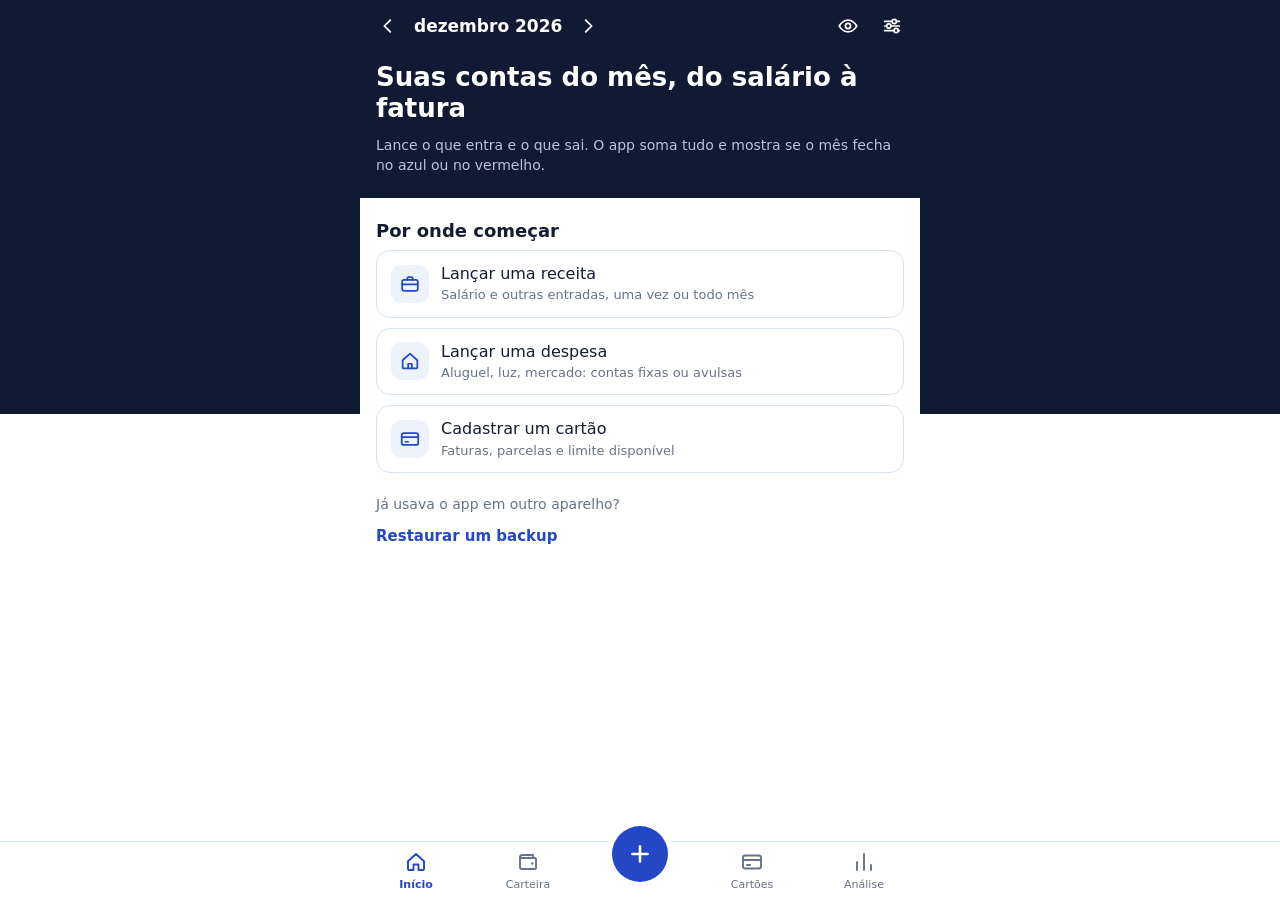
<file: index.html>
<!DOCTYPE html>
<html lang="pt-BR">
<head>
<meta charset="utf-8">
<meta name="viewport" content="width=device-width, initial-scale=1, viewport-fit=cover">
<meta name="apple-mobile-web-app-capable" content="yes">
<meta name="mobile-web-app-capable" content="yes">
<meta name="apple-mobile-web-app-status-bar-style" content="black-translucent">
<meta name="apple-mobile-web-app-title" content="Finanças">
<meta name="theme-color" content="#111a33">
<meta name="format-detection" content="telephone=no">
<title>Controle Financeiro</title>
<link rel="manifest" href="manifest.webmanifest">
<link rel="apple-touch-icon" href="icon-180.png">
<link rel="icon" type="image/png" href="icon-192.png">
<style>
/* Direção: caderno de contas. Papel branco com pauta azul-clara, tinta azul para o que entra
   e para "no azul", tinta vermelha para "no vermelho", marca-texto amarelo para o que pede atenção.
   A capa azul-escura (barra e conta do mês) é o único bloco forte; o resto fica quieto. */
:root{
  --paper:#ffffff; --ink:#131c33; --ink2:#46536b; --ink3:#667389;
  --rule:#d7e2f2; --wash:#eef3fb;
  --blue:#2447c6; --blue-text:#2447c6; --blue-wash:#e4ebfb; --on-blue:#ffffff; --mute-mark:#b7c6ec;
  --red:#c9302c; --red-text:#b8281f; --red-wash:#fbe8e6;
  --warn:#b97800; --warn-wash:#fbefc9;
  --hl:#ffe36e; --hl-ink:#131c33;
  --cover:#111a33; --cover-ink:#ffffff; --cover-ink2:#b9c3da; --cover-rule:rgba(255,255,255,.32); --cover-wash:rgba(255,255,255,.1);
  --ui:system-ui,-apple-system,"Segoe UI",Roboto,sans-serif;
  --num:ui-rounded,"SF Pro Rounded",system-ui,-apple-system,"Segoe UI",Roboto,sans-serif;
  --bar-h:52px; --tab-h:58px;
  --st:env(safe-area-inset-top,0px); --sb:env(safe-area-inset-bottom,0px);
  color-scheme:light;
}
@media (prefers-color-scheme: dark){
  :root:not([data-theme="light"]){
    --paper:#0e1424; --ink:#e9eef8; --ink2:#b3bfd4; --ink3:#8793aa;
    --rule:#222d45; --wash:#18223a;
    --blue:#6f8ff0; --blue-text:#8fabff; --blue-wash:#1b2850; --on-blue:#0b1020; --mute-mark:#33446f;
    --red:#e8635a; --red-text:#ff8a80; --red-wash:#3a1d1f;
    --warn:#e0a11a; --warn-wash:#3a2f12;
    --hl:rgba(243,209,92,.2); --hl-ink:#f3d15c;
    --cover:#162048; --cover-ink2:#b6c1de;
    color-scheme:dark;
  }
}
:root[data-theme="dark"]{
  --paper:#0e1424; --ink:#e9eef8; --ink2:#b3bfd4; --ink3:#8793aa;
  --rule:#222d45; --wash:#18223a;
  --blue:#6f8ff0; --blue-text:#8fabff; --blue-wash:#1b2850; --on-blue:#0b1020; --mute-mark:#33446f;
  --red:#e8635a; --red-text:#ff8a80; --red-wash:#3a1d1f;
  --warn:#e0a11a; --warn-wash:#3a2f12;
  --hl:rgba(243,209,92,.2); --hl-ink:#f3d15c;
  --cover:#162048; --cover-ink2:#b6c1de;
  color-scheme:dark;
}

*{box-sizing:border-box}
html,body{margin:0;padding:0}
body{background:var(--paper);color:var(--ink);font:16px/1.4 var(--ui);-webkit-text-size-adjust:100%;-webkit-tap-highlight-color:transparent;touch-action:manipulation;overflow-x:hidden}
button{font:inherit;color:inherit;background:none;border:0;padding:0;margin:0;cursor:pointer;text-align:inherit;-webkit-user-select:none;user-select:none;touch-action:manipulation}
input,select,textarea{font:inherit;color:inherit}
h1,h2,h3,p{margin:0}
:focus-visible{outline:2px solid var(--blue);outline-offset:2px}
.hide{display:none!important}
.ic{width:22px;height:22px;flex:0 0 auto;fill:none;stroke:currentColor;stroke-width:1.9;stroke-linecap:round;stroke-linejoin:round}
.ic.sm{width:16px;height:16px;stroke-width:2.1}
.vh{position:absolute;width:1px;height:1px;overflow:hidden;clip:rect(0 0 0 0);white-space:nowrap}

/* ---------- casca do app ---------- */
.bar{position:fixed;top:0;left:0;right:0;z-index:30;background:var(--cover);color:var(--cover-ink);padding-top:var(--st)}
.bar-in{height:var(--bar-h);max-width:560px;margin:0 auto;display:flex;align-items:center;justify-content:space-between;gap:4px;padding:0 6px}
.ib{width:44px;height:44px;display:grid;place-items:center;border-radius:50%;flex:0 0 auto}
.ib:active{background:var(--cover-wash)}
.mnav{display:flex;align-items:center;min-width:0}
.mlabel{font:600 17px var(--num);padding:8px 4px;min-width:132px;text-align:center;white-space:nowrap}
.nowchip{font-size:12.5px;font-weight:600;border:1.5px solid var(--cover-rule);border-radius:999px;padding:4px 10px;margin-left:2px;white-space:nowrap}
.bar-title{font:600 18px var(--num);padding-left:10px}
.bar-r{display:flex;align-items:center}
body::before{content:"";position:fixed;left:0;right:0;top:0;height:0;background:var(--cover);z-index:-1}
body.t-home::before{height:46vh}
.view{max-width:560px;margin:0 auto;padding:calc(var(--bar-h) + var(--st)) 0 calc(var(--tab-h) + var(--sb) + 28px);min-height:100vh}
.sheet{background:var(--paper);min-height:62vh}
.tabs{position:fixed;left:0;right:0;bottom:0;z-index:30;background:var(--paper);border-top:1px solid var(--rule);padding-bottom:var(--sb)}
.tabs-in{max-width:560px;margin:0 auto;height:var(--tab-h);display:grid;grid-template-columns:repeat(5,1fr);align-items:stretch}
.tab{display:flex;flex-direction:column;align-items:center;justify-content:center;gap:3px;font-size:11px;color:var(--ink3);font-weight:500}
.tab[aria-current="page"]{color:var(--blue-text);font-weight:700}
.tab .ic{width:24px;height:24px}
.plus{justify-self:center;align-self:start;width:56px;height:56px;margin-top:-16px;border-radius:50%;background:var(--blue);color:var(--on-blue);display:grid;place-items:center;box-shadow:0 0 0 5px var(--paper)}
.plus .ic{width:26px;height:26px;stroke-width:2.4}
.plus:active{transform:scale(.96)}

.page{position:relative;z-index:40;min-height:100vh;background:var(--paper)}
.pbar{position:sticky;top:0;z-index:5;background:var(--cover);color:var(--cover-ink);padding-top:var(--st)}
.pbar .bar-in{justify-content:flex-start}
.pbar h2{font:600 18px var(--num);flex:1;min-width:0;white-space:nowrap;overflow:hidden;text-overflow:ellipsis;outline:none}
.pbody{max-width:560px;margin:0 auto;padding:18px 16px calc(48px + var(--sb));display:flex;flex-direction:column;gap:18px}
.toast{position:fixed;left:50%;transform:translateX(-50%);bottom:calc(var(--tab-h) + var(--sb) + 22px);background:var(--ink);color:var(--paper);padding:11px 16px;border-radius:12px;font-size:14.5px;z-index:60;max-width:calc(100% - 32px);width:max-content;text-align:center}

/* ---------- conta do mês (capa) ---------- */
.hero{background:var(--cover);color:var(--cover-ink);padding:2px 16px 22px}
.conta{display:flex;flex-direction:column}
.conta-row{display:grid;grid-template-columns:18px 1fr auto;align-items:baseline;width:100%;padding:7px 0;font-size:16px;color:var(--cover-ink2)}
.conta-row .sg{font:500 17px var(--num);color:var(--cover-ink2)}
.conta-row b{font:500 18px var(--num);font-variant-numeric:tabular-nums;color:var(--cover-ink)}
.conta-rule{border-top:2px solid var(--cover-rule);margin:7px 0 12px}
.conta-top{display:flex;justify-content:space-between;align-items:center;gap:12px;font-size:16px}
.conta-top .eq{display:grid;grid-template-columns:18px auto;align-items:baseline}
.tagp{font-size:12.5px;font-weight:700;border-radius:999px;padding:3px 10px;background:#fff;white-space:nowrap}
.tagp.azul{color:#2447c6} .tagp.verm{color:#b8281f}
.fig{font:700 44px/1.05 var(--num);letter-spacing:-.02em;text-align:right;margin-top:6px;white-space:nowrap}
.fig.s{font-size:38px} .fig.xs{font-size:32px}
.hero-note{margin-top:12px;font-size:14px;color:var(--cover-ink2)}
.hero-btn{margin-top:14px;display:inline-flex;align-items:center;gap:8px;min-height:44px;padding:0 16px;border-radius:12px;background:#fff;color:#131c33;font-weight:600}
.hero h1{font:700 26px/1.2 var(--num);margin-top:8px}

/* ---------- blocos e listas ---------- */
.sec{padding:22px 16px 0}
.sec-h{display:flex;align-items:baseline;justify-content:space-between;gap:12px;margin-bottom:8px}
.sec-h h2{font:600 18px/1.25 var(--num)}
.sec-h .amt{font:600 16px var(--num);font-variant-numeric:tabular-nums;white-space:nowrap}
.link{color:var(--blue-text);font-weight:600;font-size:15px;min-height:44px;display:inline-flex;align-items:center}
.note{font-size:14px;color:var(--ink3)}
.note.pad{padding:10px 0}
.quick{display:grid;grid-template-columns:repeat(3,1fr);gap:8px;padding:16px 16px 0}
.quick button{display:flex;flex-direction:column;align-items:center;gap:6px;min-height:68px;justify-content:center;border:1.5px solid var(--rule);border-radius:14px;font-size:13px;font-weight:600;color:var(--ink2)}
.quick button .ic{color:var(--blue-text)}
.quick button:active{background:var(--wash)}
.rows{border-top:1px solid var(--rule)}
.row{display:flex;align-items:center;gap:8px;border-bottom:1px solid var(--rule);min-height:62px}
.row-main{flex:1;min-width:0;display:flex;align-items:center;justify-content:space-between;gap:12px;padding:9px 0;min-height:60px}
.row-main:active{background:var(--wash)}
.row-l{display:flex;flex-direction:column;gap:2px;min-width:0}
.row-t{font-weight:500;overflow-wrap:anywhere}
.row-s{font-size:13px;color:var(--ink3);display:flex;flex-wrap:wrap;gap:2px 10px;align-items:center}
.row-s .ic{vertical-align:-3px}
.row-v{font:600 16px var(--num);font-variant-numeric:tabular-nums;white-space:nowrap;text-align:right}
.row-v.in{color:var(--blue-text)}
.tick{flex:0 0 auto;width:40px;height:48px;display:grid;place-items:center;margin-left:-6px}
.tick i{width:26px;height:26px;border-radius:50%;border:2px solid var(--ink3);display:grid;place-items:center;color:var(--on-blue)}
.tick i .ic{width:16px;height:16px;stroke-width:2.8}
.tick[aria-pressed="true"] i{background:var(--blue);border-color:var(--blue)}
.av{flex:0 0 auto;width:38px;height:38px;border-radius:11px;background:var(--wash);color:var(--blue-text);display:grid;place-items:center}
.st{display:inline-flex;align-items:center;gap:4px;font-weight:600}
.st.late{color:var(--red-text)}
.hl{background:var(--hl);color:var(--hl-ink);padding:1px 5px;border-radius:3px;font-weight:600;-webkit-box-decoration-break:clone;box-decoration-break:clone}
.empty{padding:26px 8px;text-align:center;color:var(--ink3);font-size:15px}
.empty .btn{margin-top:14px}
.day{font:600 13px var(--ui);color:var(--ink3);padding:16px 0 6px;display:flex;gap:8px;align-items:baseline}
.day b{font:700 16px var(--num);color:var(--ink)}

/* números em pares (tiles) */
.tiles{display:grid;grid-template-columns:1fr 1fr;gap:10px;padding:16px 16px 0}
.tile{border:1.5px solid var(--rule);border-radius:14px;padding:12px 14px;display:flex;flex-direction:column;gap:4px;min-width:0}
.tile .k{font-size:13px;color:var(--ink3)}
.tile .v{font:600 19px var(--num);white-space:nowrap;overflow:hidden;text-overflow:ellipsis}
.tile .v.s{font-size:16px} .tile .v.xs{font-size:14px}
.tile .v.in{color:var(--blue-text)}
.tile .s{font-size:12.5px;color:var(--ink3)}
.meter{display:block;height:8px;border-radius:999px;background:var(--blue-wash);overflow:hidden}
.meter i{display:block;height:100%;border-radius:999px;background:var(--blue)}
.meter.warn{background:var(--warn-wash)} .meter.warn i{background:var(--warn)}
.meter.over{background:var(--red-wash)} .meter.over i{background:var(--red)}
.kv{display:flex;justify-content:space-between;gap:12px;align-items:baseline;padding:11px 0;border-bottom:1px solid var(--rule);font-size:15px}
.kv:first-child{border-top:1px solid var(--rule)}
.kv span{color:var(--ink2)}
.kv b{font:600 16px var(--num);font-variant-numeric:tabular-nums;white-space:nowrap}
.kv b.pos{color:var(--blue-text)} .kv b.neg{color:var(--red-text)}
button.kv{width:100%}

/* filtros */
.chips{display:flex;gap:8px;overflow-x:auto;padding:2px 16px;margin:0 -16px;scrollbar-width:none}
.chips::-webkit-scrollbar{display:none}
.chips.wrap{flex-wrap:wrap;overflow:visible;margin:0;padding:0}
.chips.wrap .chip{flex:0 1 auto;max-width:100%;white-space:normal;text-align:left;padding:8px 14px}
.chip{flex:0 0 auto;border:1.5px solid var(--rule);border-radius:999px;padding:0 14px;font-size:14px;font-weight:500;min-height:38px;white-space:nowrap;color:var(--ink2)}
.chip[aria-pressed="true"]{background:var(--ink);border-color:var(--ink);color:var(--paper);font-weight:600}
.mchip{flex:0 0 auto;border:1.5px solid var(--rule);border-radius:12px;padding:7px 12px;min-width:92px;text-align:left}
.mchip b{display:block;font:600 14px var(--num)}
.mchip span{display:block;font-size:12.5px;color:var(--ink3);font-variant-numeric:tabular-nums}
.mchip[aria-pressed="true"]{background:var(--ink);border-color:var(--ink);color:var(--paper)}
.mchip[aria-pressed="true"] span{color:var(--paper);opacity:.82}
.search{width:100%;border:1.5px solid var(--rule);background:var(--paper);border-radius:12px;padding:10px 14px;font-size:16px;min-height:44px;-webkit-appearance:none;appearance:none}
.search:focus{outline:none;border-color:var(--blue)}
.seg{display:flex;background:var(--wash);border-radius:12px;padding:3px;gap:3px}
.seg button{flex:1;min-height:40px;border-radius:9px;font-size:14.5px;font-weight:500;color:var(--ink2);text-align:center;padding:0 6px}
.seg button[aria-pressed="true"]{background:var(--paper);color:var(--ink);font-weight:700;box-shadow:0 0 0 1px var(--rule)}
.tools{display:flex;flex-direction:column;gap:10px;padding:16px 16px 0}

/* cartões */
.ctiles{display:flex;gap:12px;overflow-x:auto;padding:18px 16px 4px;scrollbar-width:none;scroll-snap-type:x proximity}
.ctiles::-webkit-scrollbar{display:none}
.ctile{flex:0 0 auto;scroll-snap-align:center;width:236px;min-height:136px;border-radius:16px;background:var(--cover);color:var(--cover-ink);padding:14px 16px;display:flex;flex-direction:column;justify-content:space-between;gap:12px;border:3px solid var(--cover)}
.ctile[aria-pressed="true"]{border-color:var(--blue)}
.ctile .cn{display:flex;justify-content:space-between;gap:10px;align-items:flex-start;font-weight:600;font-size:15px;line-height:1.25}
.ctile .cn small{font:500 13px var(--num);color:var(--cover-ink2);white-space:nowrap;padding-top:1px}
.ctile .cl{font-size:12.5px;color:var(--cover-ink2)}
.ctile .cv{font:700 22px var(--num);white-space:nowrap}
.ctile .meter{height:6px;background:rgba(255,255,255,.2);margin-top:8px}
.ctile .meter i{background:#fff}
.ctile.add{background:none;color:var(--blue-text);border:1.5px dashed var(--mute-mark);width:128px;align-items:center;justify-content:center;font-weight:600;gap:6px}
.invfig{font:700 38px/1.1 var(--num);letter-spacing:-.02em;white-space:nowrap}
.invfig.s{font-size:32px} .invfig.xs{font-size:26px}
.invtop{display:flex;justify-content:space-between;align-items:flex-start;gap:8px 12px;flex-wrap:wrap}
.pill{border:1.5px solid var(--rule);border-radius:999px;padding:0 14px;min-height:38px;font-size:14px;font-weight:600;white-space:nowrap;display:inline-flex;align-items:center;gap:6px}
.pill[aria-pressed="true"]{background:var(--blue-wash);border-color:var(--blue);color:var(--blue-text)}
.tagi{font:600 12px var(--num);background:var(--blue-wash);color:var(--blue-text);border-radius:6px;padding:1px 7px;font-variant-numeric:tabular-nums}
.tagi.flat{background:var(--wash);color:var(--ink3);font-weight:500}

/* gráficos */
.chart{width:100%;height:auto;display:block;margin-top:6px}
.chart text{fill:var(--ink3);font:11px var(--ui)}
.chart text.v{fill:var(--ink);font:600 11.5px var(--num)}
.chart .b{fill:var(--mute-mark)} .chart .b.on{fill:var(--blue)}
.chart .pos{fill:var(--blue)} .chart .neg{fill:var(--red)}
.chart .dim{opacity:.45}
.chart .base{stroke:var(--ink3);stroke-width:1;opacity:.55}
.chart .ln{fill:none;stroke:var(--blue);stroke-width:2;stroke-linejoin:round;stroke-linecap:round}
.chart .ar{fill:var(--blue);opacity:.1}
.chart .dot{fill:var(--blue);stroke:var(--paper);stroke-width:2}
.chart .hit{fill:transparent;cursor:pointer}
.chart g:focus-visible .hit{stroke:var(--blue);stroke-width:1.5}
.readout{display:flex;justify-content:space-between;gap:12px;font-size:14px;color:var(--ink2);min-height:22px}
.readout b{font:600 15px var(--num);color:var(--ink)}
.ranked{border-top:1px solid var(--rule)}
.rk{display:block;width:100%;padding:11px 0 12px;border-bottom:1px solid var(--rule)}
.rk:active{background:var(--wash)}
.rk-t{display:flex;align-items:center;gap:10px}
.rk-t .av{width:32px;height:32px;border-radius:9px}
.rk-t .av .ic{width:18px;height:18px}
.rk-t b{flex:1;min-width:0;font-weight:500}
.rk-t span{font:600 16px var(--num);font-variant-numeric:tabular-nums;white-space:nowrap}
.rk .meter{margin:8px 0 5px 42px}
.rk-s{font-size:13px;color:var(--ink3);margin-left:42px;display:block}
.tblw{overflow-x:auto;margin:0 -16px;padding:0 16px}
.tbl{border-collapse:collapse;width:100%;font-size:13.5px}
.tbl th,.tbl td{padding:9px 0 9px 10px;text-align:right;border-bottom:1px solid var(--rule);white-space:nowrap;font-variant-numeric:tabular-nums}
.tbl th{font-weight:500;color:var(--ink3);font-size:12.5px}
.tbl th:first-child,.tbl td:first-child{text-align:left;padding-left:0;font-weight:600}
.tbl td.pos{color:var(--blue-text);font-weight:600} .tbl td.neg{color:var(--red-text);font-weight:600}
.tbl tr.on td{background:var(--wash)}

/* formulários */
.f{display:flex;flex-direction:column;gap:6px;min-width:0}
.f label,.lab{font-size:14px;color:var(--ink2);font-weight:500}
.inp{border:1.5px solid var(--rule);background:var(--paper);border-radius:12px;padding:11px 14px;font-size:17px;min-height:50px;width:100%;min-width:0;-webkit-appearance:none;appearance:none}
.inp:focus{outline:none;border-color:var(--blue)}
select.inp{background-image:linear-gradient(45deg,transparent 50%,var(--ink3) 50%),linear-gradient(135deg,var(--ink3) 50%,transparent 50%);background-position:calc(100% - 20px) 22px,calc(100% - 14px) 22px;background-size:6px 6px,6px 6px;background-repeat:no-repeat;padding-right:36px}
textarea.inp{min-height:110px;font:12px/1.4 ui-monospace,Menlo,monospace}
input[type="date"].inp{display:block;text-align:left}
input[type="date"].inp::-webkit-date-and-time-value{text-align:left}
.two{display:grid;grid-template-columns:1fr 1fr;gap:12px}
.moneyf{display:flex;align-items:baseline;gap:8px;border-bottom:2px solid var(--ink);padding:2px 0 6px}
.moneyf span{font:600 22px var(--num);color:var(--ink3)}
.moneyf input{border:0;background:none;font:700 40px/1.1 var(--num);width:100%;min-width:0;padding:0;outline:none;border-radius:0}
.moneyf input::placeholder{color:var(--mute-mark)}
.moneyf:focus-within{border-color:var(--blue)}
.mny{position:relative}
.mny .inp{padding-left:46px;font-family:var(--num);font-variant-numeric:tabular-nums}
.mny::before{content:"R$";position:absolute;left:14px;top:50%;transform:translateY(-50%);color:var(--ink3);font:500 16px var(--num);pointer-events:none}
.catgrid{display:grid;grid-template-columns:repeat(4,1fr);gap:6px}
.cat{display:flex;flex-direction:column;align-items:center;gap:5px;padding:9px 2px 8px;border-radius:12px;border:1.5px solid transparent;font-size:12px;line-height:1.15;text-align:center;color:var(--ink2);min-height:74px}
.cat[aria-pressed="true"]{border-color:var(--blue);background:var(--blue-wash);color:var(--ink);font-weight:600}
.sw{display:flex;align-items:center;justify-content:space-between;gap:14px;width:100%;min-height:50px;padding:6px 0;font-size:16px}
.sw i{flex:0 0 auto;width:50px;height:30px;border-radius:999px;background:var(--mute-mark);position:relative;transition:background .15s}
.sw i::after{content:"";position:absolute;left:3px;top:3px;width:24px;height:24px;border-radius:50%;background:#fff;transition:transform .15s}
.sw[aria-checked="true"] i{background:var(--blue)}
.sw[aria-checked="true"] i::after{transform:translateX(20px)}
.btn{display:inline-flex;align-items:center;justify-content:center;gap:8px;min-height:50px;padding:0 18px;border-radius:13px;border:1.5px solid var(--rule);font-weight:600;font-size:16px;text-align:center}
.btn.primary{background:var(--blue);border-color:var(--blue);color:var(--on-blue)}
.btn.danger{color:var(--red-text);border-color:var(--red)}
.btn.block{width:100%}
.btn.sm{min-height:42px;font-size:15px;padding:0 14px}
.btn:active{opacity:.82}
.btnrow{display:flex;gap:10px;flex-wrap:wrap}
.btnrow .btn{flex:1 1 40%}
.hint{font-size:14px;color:var(--ink2)}
.err{font-size:14.5px;color:var(--red-text);font-weight:600}
.grp{display:flex;flex-direction:column;gap:12px;padding-top:18px;border-top:1px solid var(--rule)}
.grp h3{font:600 17px var(--num)}
.set{border-top:1px solid var(--rule)}
.set-row{display:flex;align-items:center;gap:12px;width:100%;min-height:60px;padding:8px 0;border-bottom:1px solid var(--rule)}
.set-row:active{background:var(--wash)}
.set-l{flex:1;min-width:0;display:flex;flex-direction:column;gap:1px}
.set-l b{font-weight:500}
.set-l small{font-size:13px;color:var(--ink3)}
.set-row>.ic:last-child{color:var(--ink3);width:18px;height:18px}
.steps{display:flex;flex-direction:column;gap:10px}
.step{display:flex;gap:12px;align-items:center;width:100%;border:1.5px solid var(--rule);border-radius:14px;padding:12px 14px;min-height:64px}
.step .n{flex:0 0 auto;width:30px;height:30px;border-radius:50%;background:var(--blue-wash);color:var(--blue-text);display:grid;place-items:center;font:700 15px var(--num)}
.step.done .n{background:var(--blue);color:var(--on-blue)}
.banner{display:flex;gap:12px;align-items:flex-start;border:1.5px solid var(--rule);border-radius:14px;padding:12px 14px;margin:18px 16px 0}
.banner p{flex:1;font-size:14.5px;color:var(--ink2)}
.banner .btnrow{margin-top:10px}

@media (prefers-reduced-motion: no-preference){
  .page{animation:pg .18s ease-out}
  @keyframes pg{from{opacity:0;transform:translateY(10px)}to{opacity:1;transform:none}}
  .tick i{transition:background .15s,border-color .15s}
}
@media (max-width:359px){
  .fig{font-size:36px} .fig.s{font-size:31px} .fig.xs{font-size:26px}
  .invfig{font-size:32px} .invfig.s{font-size:27px} .invfig.xs{font-size:22px}
  .moneyf input{font-size:32px}
  .catgrid{grid-template-columns:repeat(3,1fr)}
  .nowchip{display:none} .mlabel{min-width:0;font-size:16px}
}

</style>
</head>
<body>
<header class="bar" id="bar"></header>
<main class="view" id="view"></main>
<nav class="tabs" id="tabs" aria-label="Seções do app"></nav>
<div class="page hide" id="page"></div>
<div class="toast hide" id="toast" role="status" aria-live="polite"></div>
<noscript>Este app precisa de JavaScript para funcionar.</noscript>
<script>
(function(){
'use strict';
/* ===== utilidades ===== */
var APP_VERSION = '4.0';
var MESES = ['jan','fev','mar','abr','mai','jun','jul','ago','set','out','nov','dez'];
var MESES_L = ['janeiro','fevereiro','março','abril','maio','junho','julho','agosto','setembro','outubro','novembro','dezembro'];
var DIAS = ['dom','seg','ter','qua','qui','sex','sáb'];
var nf = new Intl.NumberFormat('pt-BR',{minimumFractionDigits:2,maximumFractionDigits:2});
var nf0 = new Intl.NumberFormat('pt-BR',{maximumFractionDigits:0});

function $(id){ return document.getElementById(id); }
function pad(n){ return String(n).padStart(2,'0'); }
function esc(s){ return String(s==null?'':s).replace(/[&<>"']/g,function(c){ return {'&':'&amp;','<':'&lt;','>':'&gt;','"':'&quot;',"'":'&#39;'}[c]; }); }
function r2(v){ return Math.round(v*100)/100; }
function ct(v){ return Math.round(v*100); }
function brl(n){ n = r2(n)||0; return (n<0?'−':'')+'R$ '+nf.format(Math.abs(n)); }
function plural(n,one,many){ return n+' '+(n===1?one:many); }

/* meses e datas: mês como 'AAAA-MM', dia como 'AAAA-MM-DD' */
function mi(k){ var p=k.split('-'); return (+p[0])*12+(+p[1])-1; }
function mk(i){ return Math.floor(i/12)+'-'+pad(i%12+1); }
function mlab(k){ var i=mi(k); return MESES[i%12]+'/'+String(Math.floor(i/12)).slice(2); }
function mname(k){ return MESES_L[mi(k)%12]; }
function mlong(k){ return mname(k)+' de '+k.slice(0,4); }
function todayIso(){ var d=new Date(); return d.getFullYear()+'-'+pad(d.getMonth()+1)+'-'+pad(d.getDate()); }
function curK(){ return todayIso().slice(0,7); }
function daysIn(k){ var p=k.split('-'); return new Date(+p[0],+p[1],0).getDate(); }
function isoDate(k,day){ return k+'-'+pad(Math.min(Math.max(1,day),daysIn(k))); }
function toDate(iso){ var p=iso.split('-'); return new Date(+p[0],+p[1]-1,+p[2]); }
function dayDiff(a,b){ return Math.round((toDate(a)-toDate(b))/864e5); }
function dshort(iso){ var p=iso.split('-'); return p[2]+'/'+p[1]; }
function dfull(iso){ var p=iso.split('-'); return p[2]+'/'+p[1]+'/'+p[0]; }
function wday(iso){ return DIAS[toDate(iso).getDay()]; }
function validK(s){ return typeof s==='string' && /^\d{4}-(0[1-9]|1[0-2])$/.test(s); }
function validIso(s){
  if(typeof s!=='string' || !/^\d{4}-\d{2}-\d{2}$/.test(s)) return false;
  var p=s.split('-'), d=toDate(s);
  return d.getFullYear()===+p[0] && d.getMonth()===+p[1]-1 && d.getDate()===+p[2];
}
function uid(p){ return p+Date.now().toString(36)+Math.random().toString(36).slice(2,6); }
function cleanId(s){ return String(s==null?'':s).replace(/[^\w-]/g,'').slice(0,40); }
function plain(s){ return String(s).normalize('NFD').replace(/[̀-ͯ]/g,'').toUpperCase(); }
function cap(s){ return s.charAt(0).toUpperCase()+s.slice(1); }

/* campo de dinheiro: digita só números e os centavos entram sozinhos (1299 vira 12,99) */
function fmtInput(v){ return v>0 ? nf.format(v) : ''; }
function maskMoney(el){
  var d=el.value.replace(/\D/g,'').replace(/^0+/,'').slice(0,11);
  el.value = d ? nf.format((+d)/100) : '';
}
function moneyVal(el){ var d=el.value.replace(/\D/g,''); return d ? (+d)/100 : NaN; }
function bindMoney(el,cb){ el.addEventListener('input',function(){ maskMoney(el); if(cb) cb(); }); }

/* ===== categorias ===== */
var CATS = [
  {id:'mercado',n:'Mercado',s:'Mercado',i:'cart',k:'out'},
  {id:'alim',n:'Alimentação',s:'Alimentação',i:'food',k:'out'},
  {id:'transp',n:'Transporte',s:'Transporte',i:'car',k:'out'},
  {id:'casa',n:'Casa e contas',s:'Casa',i:'house',k:'out'},
  {id:'serv',n:'Assinaturas e serviços',s:'Assinaturas',i:'phone',k:'out'},
  {id:'saude',n:'Saúde',s:'Saúde',i:'health',k:'out'},
  {id:'beleza',n:'Beleza e cuidados',s:'Beleza',i:'spark',k:'out'},
  {id:'lazer',n:'Lazer',s:'Lazer',i:'play',k:'out'},
  {id:'compras',n:'Compras',s:'Compras',i:'bag',k:'out'},
  {id:'educ',n:'Educação',s:'Educação',i:'book',k:'out'},
  {id:'pix',n:'Pix e transferências',s:'Pix',i:'swap',k:'out'},
  {id:'fin',n:'Taxas e juros',s:'Taxas',i:'percent',k:'out'},
  {id:'reserva',n:'Reservas e objetivos',s:'Reservas',i:'target',k:'out'},
  {id:'outros',n:'Outros',s:'Outros',i:'dots',k:'out'},
  {id:'sal',n:'Salário',s:'Salário',i:'brief',k:'in'},
  {id:'extra',n:'Renda extra',s:'Renda extra',i:'zap',k:'in'},
  {id:'rend',n:'Rendimentos',s:'Rendimentos',i:'trend',k:'in'},
  {id:'reemb',n:'Reembolsos',s:'Reembolsos',i:'undo',k:'in'},
  {id:'outin',n:'Outras receitas',s:'Outras',i:'dots',k:'in'}
];
var BASE = {}; CATS.forEach(function(c){ BASE[c.id]=c; });
var FATURA = {id:'fatura',n:'Fatura do cartão',s:'Fatura',i:'card',k:'out'};

/* palpite de categoria pela descrição; a ordem importa (a primeira regra que casar vence) */
var RULES_OUT = [
  ['serv',/ANTHROPIC|CLAUDE|NETFLIX|SPOTIFY|DISNEY|\bHBO\b|YOUTUBE|GOOGLE|APPLE|ICLOUD|CLARO|\bVIVO\b|\bTIM\b|INTERNET|PRIME VIDEO|GLOBOPLAY|DEEZER|MICROSOFT|OPENAI|CHATGPT|CANVA|CELULAR|TELEFONE/],
  ['fin',/ANUIDADE|\bIOF\b|TARIFA|JUROS|ENCARGO|MULTA|SEGURO/],
  ['transp',/UBER|99\*|\b99\b|BUSER|PASSDEONIBUS|RECARGA TRANS|POSTO |COMBUST|GASOLINA|ETANOL|ESTACIONA|SEM ?PARAR|PEDAGIO|CABIFY|ONIBUS|METRO\b|PASSAGEM/],
  ['saude',/DROG|FARMA|RAIA|NISSEI|PAGUE MENOS|HOSPITAL|CLINIC|LABORAT|WELLHUB|GYMPASS|ACADEMIA|SMART ?FIT|ODONTO|DENTISTA|MEDIC|EXAME|UNIMED|PLANO DE SAUDE/],
  ['beleza',/BARBEARIA|BARBEIRO|BOTICARIO|SALAO|BELEZA|PERFUM|COSMET|NATURA|MANICURE|CABELEIREIR/],
  ['alim',/IFD\*|IFOOD|BURGER|HAMBURG|ACAI|PIZZ|RESTAUR|LANCH|\bBAR\b|CAFE|PADARIA|GOURMET|SORVET|PASTEL|RAPPI|MC ?DONALD|SUBWAY|CHURRAS|ESPETO|DOCERIA|CONFEITARIA|ALMOCO|JANTAR/],
  ['mercado',/SUPERMERC|MERCADO(?! ?LIVRE| ?PAGO)|ATACAD|ASSAI|CARREFOUR|SAMS CLUB|HORTIFRUTI|ACOUGUE|SACOLAO|PAO DE ACUCAR|MERCEARIA|EMPORIO|FEIRA/],
  ['casa',/ALUGUEL|CONDOMINIO|ENERGIA|CPFL|ENEL|SABESP|\bAGUA\b|\bLUZ\b|\bGAS\b|IPTU|LEROY|TELHANORTE|MOVEIS|FAXINA|DIARISTA/],
  ['educ',/ESCOLA|FACULDADE|CURSO|UDEMY|ALURA|LIVRARIA|MENSALIDADE|COLEGIO|UNIVERSIDADE|MATERIAL ESCOLAR/],
  ['lazer',/AIRBNB|CINEMA|INGRESSO|SYMPLA|HOTEL|BOOKING|DECATHLON|CENTAURO|PARQUE|STEAM|PLAYSTATION|XBOX|VIAGEM|\bCVC\b|LATAM|\bSHOW\b/],
  ['compras',/AMAZON|MERCADO ?LIVRE|SHOPEE|MAGALU|CASAS BAHIA|POLO WEAR|INDITEX|\bZARA\b|RENNER|RIACHUELO|FASHION|OUTLET|\bODP\b|\bTNG\b|LOJA|SHEIN|ALIEXPRESS|AMERICANAS/],
  ['reserva',/RESERVA|POUPANCA|INVESTIMENTO|TESOURO|\bCDB\b/],
  ['pix',/PICPAY|\bPIX\b|TRANSFER|MERCADO ?PAGO|PAGSEGURO|PAGBANK|RECARGAPAY|\bTED\b/]
];
var RULES_IN = [
  ['sal',/SALARIO|HOLERITE|ADIANTAMENTO|PAGAMENTO|DECIMO|\bVALE\b|FERIAS/],
  ['extra',/FREELA|EXTRA|BICO|VENDA|COMISSAO|BONUS/],
  ['rend',/RENDIMENTO|DIVIDENDO|JUROS|\bCDB\b|POUPANCA|ALUGUEL/],
  ['reemb',/REEMBOLSO|ESTORNO|DEVOLU|RESTITUI/]
];
function guessCat(d,k){
  var u=plain(d), rules=(k==='in')?RULES_IN:RULES_OUT;
  for(var i=0;i<rules.length;i++){ if(rules[i][1].test(u)) return rules[i][0]; }
  return k==='in'?'outin':'outros';
}
function catValid(id,k,custom){
  if(typeof id!=='string') return false;
  if(BASE[id]) return BASE[id].k===k;
  for(var i=0;i<custom.length;i++){ if(custom[i].id===id && custom[i].k===k) return true; }
  return false;
}
function catInfo(id,k){
  if(id==='fatura') return FATURA;
  if(BASE[id]) return BASE[id];
  for(var i=0;i<S.cats.length;i++){ if(S.cats[i].id===id) return {id:id,n:S.cats[i].n,s:S.cats[i].n,i:'tag',k:S.cats[i].k}; }
  return BASE[k==='in'?'outin':'outros'];
}
function catsOf(k){
  var base=CATS.filter(function(c){ return c.k===k; }), last=base.pop();
  var mine=S.cats.filter(function(c){ return c.k===k; }).map(function(c){ return {id:c.id,n:c.n,s:c.n,i:'tag',k:k}; });
  return base.concat(mine,[last]);
}

/* ===== estado =====
   cards:  [{id,name,last4,limit,adj,closing,due,goal}]
   items:  compras no cartão [{id,c,d,v,v1?,t,f,dt,cat}]  v = parcela, v1 = 1ª parcela quando difere, f = mês da 1ª fatura
   paid:   {'cartao:AAAA-MM': true}  faturas pagas
   tx:     lançamentos avulsos da carteira [{id,k:'in'|'out',d,v,dt,cat,done}]
   rec:    lançamentos que repetem [{id,k,d,v,day,cat,from,to|null,auto}]
   ov:     ajustes de um mês de um recorrente {'rec:AAAA-MM': {done,v,d,cat,day,skip}}
   bud:    orçamento por categoria {cat: valor}; budTot: teto do mês
   goals:  objetivos [{id,n,target,saved,due}]
   cats:   categorias criadas pelo usuário [{id,n,k}]
   open:   saldo de abertura (null = não acompanha saldo); saldo = open + tudo que já foi pago/recebido */
var LS_KEY = 'faturas_casasbahia_v1', LS_PRE = 'faturas_copia_antes_v6', VER = 6;
var S = null, storageOk = true;

function defSet(){ return {theme:'auto',hide:false,pay:'w',bk:'',snooze:'',news:false}; }
function fresh(){
  return {v:VER,start:curK(),paid:{},cards:[],items:[],tx:[],rec:[],ov:{},bud:{},budTot:0,goals:[],cats:[],open:null,set:defSet()};
}

/* Aceita qualquer versão antiga (v1 a v5) e devolve o estado no formato atual, sem perder lançamentos. */
function normalize(d){
  if(!d || typeof d!=='object' || !Array.isArray(d.items)) return null;
  var v0=+d.v||1, n=fresh(), seen={};
  function take(id,p){ var s=cleanId(id); if(!s || seen[s]) s=uid(p); seen[s]=1; return s; }
  function pos(x){ x=+x; return (isFinite(x) && x>0) ? r2(x) : 0; }
  n.start = validK(d.start) ? d.start : curK();

  if(Array.isArray(d.cats)) d.cats.forEach(function(c){
    if(!c || typeof c.n!=='string' || !c.n.trim()) return;
    var id=cleanId(c.id); if(!id || BASE[id] || id==='fatura' || seen[id]) id=uid('u'); seen[id]=1;
    n.cats.push({id:id,n:c.n.trim().slice(0,30),k:c.k==='in'?'in':'out'});
  });

  var legacy=!Array.isArray(d.cards), cardIds={}, cardMap={}, oldCg={};
  function addCard(c){
    var cl=Math.round(+c.closing), du=Math.round(+c.due), adj=+c.adj, id=take(c.id,'c');
    n.cards.push({id:id,name:String(c.name||'Cartão').slice(0,40),last4:String(c.last4||'').replace(/\D/g,'').slice(0,4),
      limit:pos(c.limit),adj:isFinite(adj)?r2(adj):0,closing:(cl>=1&&cl<=28)?cl:6,due:(du>=1&&du<=28)?du:20,goal:pos(c.goal)});
    cardIds[id]=1; cardMap[cleanId(c.id)]=id;
    if(c.cg && typeof c.cg==='object') Object.keys(c.cg).forEach(function(k){ var v=pos(c.cg[k]); if(v) oldCg[k]=r2((oldCg[k]||0)+v); });
    return id;
  }
  if(!legacy) d.cards.forEach(function(c){ if(c && typeof c.name==='string') addCard(c); });
  if(!n.cards.length && (legacy || d.items.length)) addCard({id:'c1',name:'Meu cartão',closing:d.closing,due:d.due});
  var firstCard=n.cards.length?n.cards[0].id:null;

  d.items.forEach(function(x){
    if(!x || typeof x.d!=='string' || typeof x.v!=='number' || !isFinite(x.v) || !firstCard) return;
    var t=Math.round(+x.t); if(!(t>=1&&t<=120)) return;
    if(!validK(x.f)) return;
    var c=cardMap[cleanId(x.c)], cat=catValid(x.cat,'out',n.cats)?x.cat:guessCat(x.d,'out');
    if(v0<6){ var g=guessCat(x.d,'out'); if(cat==='outros') cat=g; else if(cat==='serv' && g==='fin') cat='fin'; }
    var it={id:take(x.id,'i'),c:c||firstCard,d:x.d.slice(0,120),v:r2(x.v),t:t,f:x.f,dt:validIso(x.dt)?x.dt:(x.f+'-01'),cat:cat};
    var v1=pos(x.v1); if(v1 && t>1 && v1!==it.v) it.v1=v1;
    n.items.push(it);
  });

  if(d.paid && typeof d.paid==='object') Object.keys(d.paid).forEach(function(key){
    if(!d.paid[key]) return;
    var m=/^([\w-]+):(\d{4}-\d{2})$/.exec(key);
    if(/^\d{4}-\d{2}$/.test(key)){ if(firstCard) n.paid[firstCard+':'+key]=true; }
    else if(m && cardMap[m[1]]) n.paid[cardMap[m[1]]+':'+m[2]]=true;
  });

  if(Array.isArray(d.tx)) d.tx.forEach(function(x){
    if(!x || typeof x.d!=='string' || !pos(x.v) || !validIso(x.dt)) return;
    var k=x.k==='in'?'in':'out';
    n.tx.push({id:take(x.id,'t'),k:k,d:x.d.slice(0,120),v:pos(x.v),dt:x.dt,cat:catValid(x.cat,k,n.cats)?x.cat:guessCat(x.d,k),done:!!x.done});
  });

  var recIds={}, idMap={};
  if(Array.isArray(d.rec)) d.rec.forEach(function(x){
    if(!x || typeof x.d!=='string' || !pos(x.v) || !validK(x.from)) return;
    var k=x.k==='in'?'in':'out', day=Math.round(+x.day), id=take(x.id,'r');
    recIds[id]=1; idMap[cleanId(x.id)]=id;
    n.rec.push({id:id,k:k,d:x.d.slice(0,120),v:pos(x.v),day:(day>=1&&day<=31)?day:1,cat:catValid(x.cat,k,n.cats)?x.cat:guessCat(x.d,k),
      from:x.from,to:(validK(x.to)&&mi(x.to)>=mi(x.from))?x.to:null,auto:!!x.auto});
  });
  if(d.ov && typeof d.ov==='object') Object.keys(d.ov).forEach(function(key){
    var m=/^([\w-]+):(\d{4}-\d{2})$/.exec(key), o=d.ov[key];
    if(!m || !o || typeof o!=='object') return;
    var rid=idMap[m[1]]; if(!rid || !recIds[rid]) return;
    var c={}, dd=Math.round(+o.day);
    if(o.done===1||o.done===true) c.done=1; else if(o.done===0||o.done===false) c.done=0;
    if(pos(o.v)) c.v=pos(o.v);
    if(typeof o.d==='string' && o.d.trim()) c.d=o.d.slice(0,120);
    if(typeof o.cat==='string' && o.cat) c.cat=cleanId(o.cat);
    if(dd>=1&&dd<=31) c.day=dd;
    if(o.skip) c.skip=1;
    if(Object.keys(c).length) n.ov[rid+':'+m[2]]=c;
  });

  var bud=(d.bud && typeof d.bud==='object')?d.bud:oldCg;
  Object.keys(bud).forEach(function(k){ var v=pos(bud[k]); if(v && catValid(k,'out',n.cats)) n.bud[k]=v; });
  n.budTot=pos(d.budTot);

  if(Array.isArray(d.goals)) d.goals.forEach(function(g){
    if(!g || typeof g.n!=='string' || !g.n.trim() || !pos(g.target)) return;
    var sv=+g.saved; n.goals.push({id:take(g.id,'g'),n:g.n.trim().slice(0,40),target:pos(g.target),saved:(isFinite(sv)&&sv>0)?r2(sv):0,due:validK(g.due)?g.due:''});
  });

  n.open=(typeof d.open==='number' && isFinite(d.open))?r2(d.open):null;
  var st=(d.set && typeof d.set==='object')?d.set:{};
  n.set.theme=(st.theme==='light'||st.theme==='dark')?st.theme:'auto';
  n.set.hide=!!st.hide;
  n.set.pay=typeof st.pay==='string'?cleanId(st.pay)||'w':'w';
  n.set.bk=typeof st.bk==='string'?st.bk.slice(0,30):'';
  n.set.snooze=validIso(st.snooze)?st.snooze:'';
  n.set.news=!!st.news;
  return n;
}

function loadState(){
  var raw=null;
  try{ localStorage.setItem('__t','1'); localStorage.removeItem('__t'); raw=localStorage.getItem(LS_KEY); }catch(e){ storageOk=false; }
  if(raw){
    var d=null; try{ d=JSON.parse(raw); }catch(e){}
    var n=d?normalize(d):null;
    if(n){
      S=n;
      if((+d.v||1)<VER){
        /* guarda uma cópia do que havia antes de converter, para o caso de precisar voltar */
        try{ if(!localStorage.getItem(LS_PRE)) localStorage.setItem(LS_PRE,raw); }catch(e){}
        S.set.news=true;
        persist();
      }
      return;
    }
    try{ localStorage.setItem('faturas_ilegivel_'+Date.now(),raw); }catch(e){}
  }
  S=fresh();
}
function persist(){
  if(!storageOk) return false;
  try{ localStorage.setItem(LS_KEY,JSON.stringify(S)); return true; }catch(e){ return false; }
}
function recordCount(){ return S.items.length+S.tx.length+S.rec.length; }

/* ===== cartões: faturas, parcelas e limite ===== */
function card(id){ for(var i=0;i<S.cards.length;i++){ if(S.cards[i].id===id) return S.cards[i]; } return null; }
function occ(it,k){ var n=mi(k)-mi(it.f)+1; return (n>=1&&n<=it.t)?n:0; }
function iv(it,n){ return (n===1 && it.v1!=null) ? it.v1 : it.v; }
function itTotal(it){ return r2((it.v1!=null?it.v1:it.v)+it.v*(it.t-1)); }
/* faturas só existem a partir do mês em que o cartão começou a ser acompanhado (S.start) */
function invRows(k,cid){
  var out=[]; if(mi(k)<mi(S.start)) return out;
  S.items.forEach(function(it){ if(it.c!==cid) return; var n=occ(it,k); if(n) out.push({it:it,n:n,v:iv(it,n)}); });
  return out;
}
function invTotal(k,cid){
  if(mi(k)<mi(S.start)) return 0;
  var s=0; S.items.forEach(function(it){ if(it.c!==cid) return; var n=occ(it,k); if(n) s+=ct(iv(it,n)); });
  return s/100;
}
/* mês da fatura (o do vencimento) em que cai uma compra feita na data dada.
   Compra feita no dia do fechamento já entra na fatura seguinte, como na maioria dos bancos. */
function invoiceFor(dateIso,cd){
  var p=dateIso.split('-').map(Number), i=p[0]*12+p[1]-1;
  if(p[2]>=cd.closing) i+=1;
  if(cd.due<=cd.closing) i+=1;
  return mk(Math.max(i,mi(S.start)));
}
function lastIdx(cid){
  var m=Math.max(mi(S.start),mi(curK()));
  S.items.forEach(function(it){ if(it.c!==cid) return; var e=mi(it.f)+it.t-1; if(e>m) m=e; });
  return m;
}
function months(cid){
  var a=[], last=lastIdx(cid);
  for(var i=Math.min(mi(S.start),mi(curK())); i<=last; i++) a.push(mk(i));
  return a;
}
function firstOpen(cid){
  var ms=months(cid);
  for(var i=0;i<ms.length;i++){ if(!S.paid[cid+':'+ms[i]] && invTotal(ms[i],cid)>0) return ms[i]; }
  return curK();
}
function usedNoAdj(cid){
  var t=0; months(cid).forEach(function(k){ if(!S.paid[cid+':'+k]) t+=ct(invTotal(k,cid)); });
  return t/100;
}
function limitInfo(cd){
  var u=r2(usedNoAdj(cd.id)+cd.adj);
  return {limit:cd.limit,used:u,avail:r2(cd.limit-u),pct:cd.limit>0?Math.min(100,Math.max(0,u/cd.limit*100)):0};
}
function meterState(pct,over){ return over?'over':(pct>=85?'warn':''); }

/* ===== carteira: receitas e despesas fora do cartão ===== */
function recById(id){ for(var i=0;i<S.rec.length;i++){ if(S.rec[i].id===id) return S.rec[i]; } return null; }
function txById(id){ for(var i=0;i<S.tx.length;i++){ if(S.tx[i].id===id) return S.tx[i]; } return null; }
function itemById(id){ for(var i=0;i<S.items.length;i++){ if(S.items[i].id===id) return S.items[i]; } return null; }
function recOcc(r,k){
  var i=mi(k); if(i<mi(r.from) || (r.to && i>mi(r.to))) return null;
  var o=S.ov[r.id+':'+k]||{}; if(o.skip) return null;
  var dt=isoDate(k,o.day||r.day);
  var done=o.done===1 ? true : (o.done===0 ? false : (!!r.auto && dt<=todayIso()));
  return {key:r.id+':'+k,rid:r.id,m:k,k:r.k,d:o.d||r.d,v:o.v!=null?o.v:r.v,cat:o.cat||r.cat,dt:dt,done:done,
    n:i-mi(r.from)+1,t:r.to?mi(r.to)-mi(r.from)+1:0};
}
function walletRows(k){
  var a=[];
  S.tx.forEach(function(x){ if(x.dt.slice(0,7)===k) a.push({key:x.id,id:x.id,k:x.k,d:x.d,v:x.v,cat:x.cat,dt:x.dt,done:x.done}); });
  S.rec.forEach(function(r){ var o=recOcc(r,k); if(o) a.push(o); });
  return a;
}
function invoiceRows(k){
  var a=[];
  S.cards.forEach(function(c){
    var t=invTotal(k,c.id);
    if(t>0) a.push({key:'inv:'+c.id+':'+k,inv:c.id,m:k,k:'out',d:'Fatura '+c.name,v:t,cat:'fatura',dt:isoDate(k,c.due),done:!!S.paid[c.id+':'+k]});
  });
  return a;
}
function byDate(a,b){ return a.dt<b.dt?-1:a.dt>b.dt?1:(a.k!==b.k?(a.k==='in'?-1:1):a.d.localeCompare(b.d)); }
function monthRows(k){ return walletRows(k).concat(invoiceRows(k)).sort(byDate); }
function monthSum(k){
  var s={inc:0,incD:0,exp:0,expD:0,inv:0,invD:0};
  walletRows(k).forEach(function(r){ var c=ct(r.v); if(r.k==='in'){ s.inc+=c; if(r.done) s.incD+=c; } else { s.exp+=c; if(r.done) s.expD+=c; } });
  invoiceRows(k).forEach(function(r){ var c=ct(r.v); s.inv+=c; if(r.done) s.invD+=c; });
  Object.keys(s).forEach(function(x){ s[x]/=100; });
  s.res=r2(s.inc-s.exp-s.inv); s.toPay=r2(s.exp-s.expD+s.inv-s.invD); s.toRecv=r2(s.inc-s.incD);
  return s;
}
function firstMonth(){
  var m=mi(curK());
  S.tx.forEach(function(x){ var i=mi(x.dt.slice(0,7)); if(i<m) m=i; });
  S.rec.forEach(function(r){ var i=mi(r.from); if(i<m) m=i; });
  if(S.items.length){ var s=mi(S.start); if(s<m) m=s; }
  return m;
}
/* o que ficou sem pagar ou receber em meses anteriores a k */
function pendingBefore(k){
  var out=[], a=Math.max(firstMonth(),mi(k)-36);
  for(var i=a;i<mi(k);i++){ monthRows(mk(i)).forEach(function(r){ if(!r.done) out.push(r); }); }
  return out;
}
function setDone(key,val){
  var p=key.split(':');
  if(p.length===3 && p[0]==='inv'){ var pk=p[1]+':'+p[2]; if(val) S.paid[pk]=true; else delete S.paid[pk]; return; }
  if(p.length===2){ var o=S.ov[key]||(S.ov[key]={}); o.done=val?1:0; return; }
  var x=txById(key); if(x) x.done=!!val;
}
function rowByKey(key){
  var p=key.split(':');
  if(p.length===3 && p[0]==='inv') return {key:key,inv:p[1],m:p[2]};
  if(p.length===2){ var r=recById(p[0]); return r?recOcc(r,p[1]):null; }
  var x=txById(key); return x?{key:x.id,id:x.id,k:x.k,d:x.d,v:x.v,cat:x.cat,dt:x.dt,done:x.done}:null;
}

/* saldo em conta = saldo de abertura + tudo que já foi marcado como recebido − pago − faturas pagas */
function netDone(){
  var s=0, cur=mi(curK());
  S.tx.forEach(function(x){ if(x.done) s+=(x.k==='in'?1:-1)*ct(x.v); });
  S.rec.forEach(function(r){
    var a=mi(r.from), b=Math.min(r.to?mi(r.to):cur+24,cur+24);
    for(var i=a;i<=b;i++){ var o=recOcc(r,mk(i)); if(o && o.done) s+=(o.k==='in'?1:-1)*ct(o.v); }
  });
  Object.keys(S.paid).forEach(function(key){ var m=/^([\w-]+):(\d{4}-\d{2})$/.exec(key); if(m && card(m[1])) s-=ct(invTotal(m[2],m[1])); });
  return s/100;
}
function balance(){ return S.open==null ? null : r2(S.open+netDone()); }
/* projeção a partir do mês atual: resultado planejado de cada mês (res) e acumulado (end).
   Com saldo em conta informado, o acumulado parte do saldo de hoje e soma só o que ainda falta acontecer
   (inclusive pendências de meses anteriores). Sem saldo, é a soma simples das sobras e faltas. */
function projection(n){
  var cur=mi(curK()), bal=balance(), acc=(bal==null?0:bal), out=[], lateIn=0, lateOut=0;
  if(bal!=null) pendingBefore(curK()).forEach(function(r){ if(r.k==='in') lateIn+=ct(r.v); else lateOut+=ct(r.v); });
  for(var j=0;j<n;j++){
    var k=mk(cur+j), s=monthSum(k);
    if(bal==null) acc=r2(acc+s.res);
    else acc=r2(acc+s.toRecv-s.toPay+(j===0?(lateIn-lateOut)/100:0));
    out.push({k:k,inc:s.inc,exp:s.exp,inv:s.inv,res:s.res,end:acc});
  }
  return out;
}

/* gastos por categoria no mês: despesas da carteira + o que cai nas faturas que vencem no mês */
function spendByCat(k){
  var o={};
  function add(cat,v){ var id=catInfo(cat,'out').id; o[id]=(o[id]||0)+ct(v); }
  walletRows(k).forEach(function(r){ if(r.k==='out') add(r.cat,r.v); });
  S.cards.forEach(function(c){ invRows(k,c.id).forEach(function(r){ add(r.it.cat,r.v); }); });
  Object.keys(o).forEach(function(id){ o[id]/=100; });
  return o;
}
function spendTotal(k){ var s=monthSum(k); return r2(s.exp+s.inv); }
function catEntries(k,cat){
  var a=[];
  walletRows(k).forEach(function(r){ if(r.k==='out' && catInfo(r.cat,'out').id===cat) a.push({d:r.d,v:r.v,dt:r.dt,src:'Carteira',key:r.key}); });
  S.cards.forEach(function(c){ invRows(k,c.id).forEach(function(r){
    if(catInfo(r.it.cat,'out').id===cat) a.push({d:r.it.d,v:r.v,dt:r.it.dt,src:c.name,item:r.it.id,n:r.n,t:r.it.t});
  }); });
  return a.sort(function(x,y){ return y.v-x.v; });
}
function invCats(k,cid){
  var o={}; invRows(k,cid).forEach(function(r){ var id=catInfo(r.it.cat,'out').id; o[id]=(o[id]||0)+ct(r.v); });
  Object.keys(o).forEach(function(id){ o[id]/=100; });
  return o;
}

/* lembrete de backup: os dados vivem só neste aparelho */
function needBackup(){
  if(recordCount()<5) return false;
  var t=todayIso();
  if(S.set.snooze && S.set.snooze>t) return false;
  if(!validIso(S.set.bk)) return true;
  return dayDiff(t,S.set.bk)>=15;
}

/* ===== interface: ícones, casca, páginas, gráficos ===== */
var DOT = '<circle cx="6" cy="12" r="1.4" fill="currentColor" stroke="none"/><circle cx="12" cy="12" r="1.4" fill="currentColor" stroke="none"/><circle cx="18" cy="12" r="1.4" fill="currentColor" stroke="none"/>';
var ICON = {
  home:'<path d="M4 11.2 12 4l8 7.2V19a1 1 0 0 1-1 1h-4.5v-5.5h-5V20H5a1 1 0 0 1-1-1z"/>',
  wallet:'<path d="M4 7.5A2.5 2.5 0 0 1 6.5 5H17v3"/><path d="M4 7.5V17a2 2 0 0 0 2 2h13a1 1 0 0 0 1-1V9a1 1 0 0 0-1-1H6.5A2.5 2.5 0 0 1 4 7.5z"/><circle cx="16.3" cy="13.5" r="1.2" fill="currentColor" stroke="none"/>',
  card:'<rect x="3" y="5.5" width="18" height="13" rx="2.2"/><path d="M3 10h18M7 15h3"/>',
  chart:'<path d="M5 20v-8M12 20V4M19 20v-5"/>',
  plus:'<path d="M12 5v14M5 12h14"/>',
  gear:'<path d="M4 7h8M17 7h3M4 12h2M11 12h9M4 17h10M19 17h1"/><circle cx="14.5" cy="7" r="2.3"/><circle cx="8.5" cy="12" r="2.3"/><circle cx="16.5" cy="17" r="2.3"/>',
  eye:'<path d="M2.5 12S6 5.5 12 5.5 21.5 12 21.5 12 18 18.5 12 18.5 2.5 12 2.5 12z"/><circle cx="12" cy="12" r="2.8"/>',
  eyeoff:'<path d="M4 4l16 16"/><path d="M9.5 5.9A9 9 0 0 1 12 5.5c6 0 9.5 6.5 9.5 6.5a16 16 0 0 1-2.8 3.6M6 7.6A16 16 0 0 0 2.5 12S6 18.5 12 18.5a9 9 0 0 0 3.6-.8"/><path d="M10 10a2.8 2.8 0 0 0 4 4"/>',
  left:'<path d="M14.5 5.5 8 12l6.5 6.5"/>',
  right:'<path d="M9.5 5.5 16 12l-6.5 6.5"/>',
  check:'<path d="M5.5 12.5l4.2 4.2L18.5 7.5"/>',
  alert:'<path d="M12 4.5 20.5 19h-17z"/><path d="M12 10.5v4M12 16.8v.2"/>',
  repeat:'<path d="M5 10.5a7 7 0 0 1 12.2-3.2L19 9.3"/><path d="M19 5v4.3h-4.3"/><path d="M19 13.5a7 7 0 0 1-12.2 3.2L5 14.7"/><path d="M5 19v-4.3h4.3"/>',
  cart:'<path d="M3 4.5h2.2l2.3 10h9.6l1.9-7H6.4"/><circle cx="9" cy="18.5" r="1.4"/><circle cx="16.5" cy="18.5" r="1.4"/>',
  food:'<path d="M6 3.5v6a2 2 0 0 0 4 0v-6M8 3.5v17"/><path d="M17.5 20.5v-17c-2.2 1.2-3.5 3.5-3.5 6.5v3h3.5"/>',
  car:'<path d="M5 12l1.5-4.3a2 2 0 0 1 1.9-1.4h7.2a2 2 0 0 1 1.9 1.4L19 12"/><rect x="3.5" y="12" width="17" height="5.5" rx="1.5"/><path d="M6.5 17.5V19M17.5 17.5V19"/>',
  house:'<path d="M4 11.2 12 4l8 7.2V19a1 1 0 0 1-1 1H5a1 1 0 0 1-1-1z"/><path d="M10 20v-5h4v5"/>',
  phone:'<rect x="7" y="3" width="10" height="18" rx="2.2"/><path d="M11 17.5h2"/>',
  health:'<rect x="4" y="4" width="16" height="16" rx="3.5"/><path d="M12 8.5v7M8.5 12h7"/>',
  spark:'<path d="M11 4.5l1.8 4.7 4.7 1.8-4.7 1.8L11 17.5l-1.8-4.7L4.5 11l4.7-1.8z"/><path d="M18.5 15.5v4M16.5 17.5h4"/>',
  play:'<circle cx="12" cy="12" r="8.5"/><path d="M10.3 8.8v6.4l5-3.2z"/>',
  bag:'<path d="M6 8.5h12l1 11.5H5z"/><path d="M9 8.5V7a3 3 0 0 1 6 0v1.5"/>',
  book:'<path d="M5 5.5A1.5 1.5 0 0 1 6.5 4H19v13H6.5A1.5 1.5 0 0 0 5 18.5z"/><path d="M5 18.5A1.5 1.5 0 0 0 6.5 20H19v-3"/>',
  swap:'<path d="M4 8.5h15M16 5.5l3 3-3 3"/><path d="M20 15.5H5M8 12.5l-3 3 3 3"/>',
  percent:'<path d="M6 18 18 6"/><circle cx="7.5" cy="7.5" r="2.2"/><circle cx="16.5" cy="16.5" r="2.2"/>',
  target:'<circle cx="12" cy="12" r="8.5"/><circle cx="12" cy="12" r="4.5"/><circle cx="12" cy="12" r="1.2" fill="currentColor" stroke="none"/>',
  dots:DOT,
  brief:'<rect x="3.5" y="7.5" width="17" height="12" rx="2"/><path d="M9 7.5V6a1.5 1.5 0 0 1 1.5-1.5h3A1.5 1.5 0 0 1 15 6v1.5M3.5 12.5h17"/>',
  zap:'<path d="M13 3.5 5.5 13.5H12l-1 7 7.5-10H12z"/>',
  trend:'<path d="M4 16.5l5.5-5.5 3.5 3.5L20 7.5"/><path d="M15 7.5h5v5"/>',
  undo:'<path d="M8 5 4 9l4 4"/><path d="M4 9h10a5.5 5.5 0 0 1 0 11H9"/>',
  tag:'<path d="M4 5.5A1.5 1.5 0 0 1 5.5 4H12l8 8-7.6 7.6a1 1 0 0 1-1.4 0L4 12.5z"/><circle cx="8.5" cy="8.5" r="1.3" fill="currentColor" stroke="none"/>',
  bank:'<path d="M4 10 12 4.5 20 10M5.5 10v7M10 10v7M14 10v7M18.5 10v7M4 19.5h16"/>',
  save:'<path d="M12 4v11M7 10.5l5 5 5-5M5 20h14"/>',
  sheet:'<rect x="5" y="3.5" width="14" height="17" rx="2"/><path d="M9 8.5h6M9 12h6M9 15.5h3.5"/>',
  sun:'<circle cx="12" cy="12" r="4"/><path d="M12 3v2M12 19v2M3 12h2M19 12h2M5.6 5.6 7 7M17 17l1.4 1.4M18.4 5.6 17 7M7 17l-1.4 1.4"/>',
  info:'<circle cx="12" cy="12" r="8.5"/><path d="M12 11v5.5M12 7.7v.2"/>',
  trash:'<path d="M5 7h14M10 4.5h4M7 7l.8 12a1 1 0 0 0 1 1h6.4a1 1 0 0 0 1-1L17 7M10.5 11v5.5M13.5 11v5.5"/>'
};
function ic(n,cls){ return '<svg class="ic'+(cls?' '+cls:'')+'" viewBox="0 0 24 24" aria-hidden="true">'+(ICON[n]||DOT)+'</svg>'; }
function money(n){ return S.set.hide ? 'R$ •••' : brl(n); }
function money0(n){ return S.set.hide ? '•••' : ((Math.round(n)<0?'−':'')+nf0.format(Math.abs(Math.round(n)))); }
function compact(v){
  if(S.set.hide) return '•••';
  var a=Math.abs(v), s=v<0?'−':'';
  return s+(a>=1000 ? (a/1000).toFixed(1).replace('.',',')+' mil' : String(Math.round(a)));
}
/* números grandes encolhem um pouco quando o valor é comprido, para nunca estourar a tela */
function figCls(txt){ return txt.length>13?' xs':(txt.length>11?' s':''); }
function avatar(cat,k){ return '<span class="av">'+ic(catInfo(cat,k).i)+'</span>'; }
function meter(pct,state){ return '<span class="meter'+(state?' '+state:'')+'"><i style="width:'+Math.max(0,Math.min(100,pct)).toFixed(1)+'%"></i></span>'; }

/* estado de navegação (não é salvo) */
var G = {tab:'home',month:curK(),cid:null,inv:null,wf:'all',wq:'',cseg:'list',cf:'all',cs:'date',cq:'',ccat:'',aseg:'spend',psel:null};
var scrollPos = {}, VIEWS = {}, AFTER = {}, ACT = {}, INP = {};

function applyTheme(){
  var t=S.set.theme, r=document.documentElement;
  if(t==='light'||t==='dark') r.setAttribute('data-theme',t); else r.removeAttribute('data-theme');
}
function renderBar(){
  var h;
  if(G.tab==='cards'){ h='<div class="bar-title">Cartões</div>'; }
  else {
    var cur=(G.month===curK());
    h='<div class="mnav">'+
      '<button type="button" class="ib" data-act="month" data-d="-1" aria-label="Mês anterior">'+ic('left')+'</button>'+
      '<button type="button" class="mlabel" data-act="monthNow" aria-label="'+esc(cap(mlong(G.month)))+(cur?'':'. Toque para voltar ao mês atual')+'">'+esc(mname(G.month))+' '+G.month.slice(0,4)+'</button>'+
      '<button type="button" class="ib" data-act="month" data-d="1" aria-label="Próximo mês">'+ic('right')+'</button>'+
      (cur?'':'<button type="button" class="nowchip" data-act="monthNow">Hoje</button>')+'</div>';
  }
  h+='<div class="bar-r">'+
    '<button type="button" class="ib" data-act="hide" aria-pressed="'+S.set.hide+'" aria-label="'+(S.set.hide?'Mostrar valores':'Ocultar valores')+'">'+ic(S.set.hide?'eyeoff':'eye')+'</button>'+
    '<button type="button" class="ib" data-act="settings" aria-label="Ajustes">'+ic('gear')+'</button></div>';
  $('bar').innerHTML='<div class="bar-in">'+h+'</div>';
}
var TABS = [['home','Início','home'],['wallet','Carteira','wallet'],null,['cards','Cartões','card'],['stats','Análise','chart']];
function renderTabs(){
  var h='';
  TABS.forEach(function(t){
    if(!t){ h+='<button type="button" class="plus" data-act="new" aria-label="Novo lançamento">'+ic('plus')+'</button>'; return; }
    h+='<button type="button" class="tab" data-act="tab" data-tab="'+t[0]+'"'+(G.tab===t[0]?' aria-current="page"':'')+'>'+ic(t[2])+'<span>'+t[1]+'</span></button>';
  });
  $('tabs').innerHTML='<div class="tabs-in">'+h+'</div>';
}
function render(){
  document.body.className='t-'+G.tab;
  renderBar(); renderTabs();
  $('view').innerHTML=VIEWS[G.tab]();
  if(AFTER[G.tab]) AFTER[G.tab]();
}
function go(tab){
  scrollPos[G.tab]=window.pageYOffset||0;
  var same=(tab===G.tab);
  G.tab=tab; render();
  window.scrollTo(0,same?0:(scrollPos[tab]||0));
}

/* aviso curto no rodapé */
var toastT=null;
function toast(msg){
  if(!msg) return;
  var t=$('toast'); t.textContent=msg; t.classList.remove('hide');
  clearTimeout(toastT); toastT=setTimeout(function(){ t.classList.add('hide'); },2800);
}
/* grava, redesenha e avisa */
function commit(msg){
  var ok=persist();
  render();
  if(stack.length && !stack[stack.length-1].form) refreshPage();
  toast(ok ? msg : (storageOk ? 'Não consegui salvar neste aparelho. Faça um backup em Ajustes.' : msg));
}

/* páginas em tela cheia (formulários e ajustes), empilháveis; o gesto de voltar fecha a de cima */
var stack = [], skipPop = 0, savedY = 0;
function shellHidden(on){ ['bar','view','tabs'].forEach(function(id){ $(id).classList.toggle('hide',on); }); $('page').classList.toggle('hide',!on); }
function showPage(){
  var p=stack[stack.length-1];
  $('page').innerHTML='<header class="pbar"><div class="bar-in"><button type="button" class="ib" data-act="back" aria-label="Voltar">'+ic('left')+'</button><h2>'+esc(p.title)+'</h2></div></header><div class="pbody" id="pbody"></div>';
  p.build($('pbody'));
  window.scrollTo(0,0);
  var hd=$('page').querySelector('h2');
  if(hd){ hd.setAttribute('tabindex','-1'); try{ hd.focus({preventScroll:true}); }catch(e){} }
}
function refreshPage(){
  if(!stack.length) return;
  var y=window.pageYOffset||0; stack[stack.length-1].build($('pbody')); window.scrollTo(0,y);
}
function openPage(p){
  if(!stack.length){ savedY=window.pageYOffset||0; shellHidden(true); }
  stack.push(p);
  try{ history.pushState({pg:stack.length},''); }catch(e){}
  showPage();
}
function doPop(){
  stack.pop();
  if(stack.length) showPage();
  else { $('page').innerHTML=''; shellHidden(false); window.scrollTo(0,savedY); }
}
function closePage(){
  if(!stack.length) return;
  var had=!!(history.state && history.state.pg);
  doPop();
  if(had){ skipPop++; try{ history.back(); }catch(e){ skipPop--; } }
}
function closeAllPages(){
  var n=stack.length; if(!n) return;
  var had=!!(history.state && history.state.pg);
  stack.length=1; doPop();
  if(had){ skipPop++; try{ history.go(-n); }catch(e){ skipPop--; } }
}
window.addEventListener('popstate',function(){
  if(skipPop>0){ skipPop--; return; }
  if(stack.length) doPop();
});

/* um único ouvinte de toque: cada botão diz o que faz em data-act */
document.addEventListener('click',function(e){
  var el=e.target.closest ? e.target.closest('[data-act]') : null; if(!el) return;
  var fn=ACT[el.getAttribute('data-act')]; if(fn) fn(el,e);
});
document.addEventListener('keydown',function(e){
  if((e.key==='Enter'||e.key===' ') && e.target.getAttribute && e.target.getAttribute('role')==='button' && e.target.tagName!=='BUTTON'){
    var fn=ACT[e.target.getAttribute('data-act')]; if(fn){ e.preventDefault(); fn(e.target,e); }
  }
});
document.addEventListener('input',function(e){
  var k=e.target.getAttribute ? e.target.getAttribute('data-inp') : null;
  if(k && INP[k]) INP[k](e.target);
});
function attr(el,n){ return el.getAttribute('data-'+n); }

ACT.tab=function(el){ go(attr(el,'tab')); };
ACT.month=function(el){ G.month=mk(mi(G.month)+(+attr(el,'d'))); G.psel=null; render(); };
ACT.monthNow=function(){ if(G.month!==curK()){ G.month=curK(); G.psel=null; render(); } };
ACT.hide=function(){ S.set.hide=!S.set.hide; persist(); render(); };
ACT.back=function(){ closePage(); };

/* ===== gráficos (SVG) =====
   Colunas finas com ponta arredondada e base reta, uma cor por série, rótulo só no que importa;
   os valores completos estão sempre na lista ou tabela ao lado. */
function fx(n){ return (Math.round(n*10)/10).toString(); }
function colUp(x,y,w,h,r){
  r=Math.min(r,w/2,h);
  return 'M'+fx(x)+','+fx(y+h)+'V'+fx(y+r)+'Q'+fx(x)+','+fx(y)+' '+fx(x+r)+','+fx(y)+'H'+fx(x+w-r)+'Q'+fx(x+w)+','+fx(y)+' '+fx(x+w)+','+fx(y+r)+'V'+fx(y+h)+'Z';
}
function colDown(x,y,w,h,r){
  r=Math.min(r,w/2,h);
  return 'M'+fx(x)+','+fx(y)+'H'+fx(x+w)+'V'+fx(y+h-r)+'Q'+fx(x+w)+','+fx(y+h)+' '+fx(x+w-r)+','+fx(y+h)+'H'+fx(x+r)+'Q'+fx(x)+','+fx(y+h)+' '+fx(x)+','+fx(y+h-r)+'Z';
}
function monthTick(k,i,n){ return (n>14 && i%2) ? '' : MESES[mi(k)%12]; }
/* colunas por mês com um mês em destaque */
function chartMonths(ms,vals,sel,act,label){
  var n=ms.length, W=358, H=132, padX=2, top=10, base=H-20, mx=Math.max.apply(null,vals.concat([1]));
  var slot=(W-padX*2)/n, bw=Math.max(3,Math.min(24,slot-2)), s='<line class="base" x1="'+padX+'" x2="'+(W-padX)+'" y1="'+base+'" y2="'+base+'"/>';
  ms.forEach(function(k,i){
    var bh=vals[i]>0?Math.max(2,vals[i]/mx*(base-top)):0, x=padX+i*slot+(slot-bw)/2;
    s+='<g role="button" tabindex="0" data-act="'+act+'" data-m="'+k+'" aria-label="'+esc(mlab(k)+': '+money(vals[i]))+'">'+
      (bh?'<path class="b'+(k===sel?' on':'')+'" d="'+colUp(x,base-bh,bw,bh,4)+'"/>':'')+
      '<rect class="hit" x="'+fx(padX+i*slot)+'" y="0" width="'+fx(slot)+'" height="'+H+'"/>'+
      '<text x="'+fx(padX+i*slot+slot/2)+'" y="'+(H-6)+'" text-anchor="middle"'+(k===sel?' class="v"':'')+'>'+monthTick(k,i,n)+'</text></g>';
  });
  return '<svg class="chart" viewBox="0 0 '+W+' '+H+'" role="group" aria-label="'+esc(label)+'">'+s+'</svg>';
}
/* sobra (para cima, azul) ou falta (para baixo, vermelho) de cada mês */
function chartResult(P,sel){
  var n=P.length, W=358, H=170, padX=2, top=20, bottom=H-36;
  var vals=P.map(function(p){ return p.res; }), mx=Math.max.apply(null,vals.concat([0])), mn=Math.min.apply(null,vals.concat([0]));
  var range=(mx-mn)||1, zero=top+(mx/range)*(bottom-top), slot=(W-padX*2)/n, bw=Math.max(3,Math.min(24,slot-2)), s='';
  var iMax=vals.indexOf(mx), iMin=vals.indexOf(mn);
  P.forEach(function(p,i){
    var h=Math.abs(p.res)/range*(bottom-top), x=padX+i*slot+(slot-bw)/2, cx=padX+i*slot+slot/2, on=(p.k===sel);
    if(p.res!==0) h=Math.max(2,h);
    s+='<g role="button" tabindex="0" data-act="psel" data-m="'+p.k+'" aria-label="'+esc(mlab(p.k)+': '+(p.res<0?'falta ':'sobra ')+money(Math.abs(p.res)))+'">';
    if(p.res>0) s+='<path class="pos'+(sel&&!on?' dim':'')+'" d="'+colUp(x,zero-h,bw,h,4)+'"/>';
    if(p.res<0) s+='<path class="neg'+(sel&&!on?' dim':'')+'" d="'+colDown(x,zero,bw,h,4)+'"/>';
    if((i===iMax && mx>0) || (i===iMin && mn<0) || on){
      var ty=p.res>=0?(zero-h-5):(zero+h+13);
      s+='<text class="v" x="'+fx(Math.min(W-22,Math.max(22,cx)))+'" y="'+fx(ty)+'" text-anchor="middle">'+compact(p.res)+'</text>';
    }
    s+='<rect class="hit" x="'+fx(padX+i*slot)+'" y="0" width="'+fx(slot)+'" height="'+H+'"/>'+
      '<text x="'+fx(cx)+'" y="'+(H-6)+'" text-anchor="middle"'+(on?' class="v"':'')+'>'+monthTick(p.k,i,n)+'</text></g>';
  });
  s='<line class="base" x1="'+padX+'" x2="'+(W-padX)+'" y1="'+fx(zero)+'" y2="'+fx(zero)+'"/>'+s;
  return '<svg class="chart" viewBox="0 0 '+W+' '+H+'" role="group" aria-label="Sobra ou falta de cada mês">'+s+'</svg>';
}
/* saldo acumulado ao fim de cada mês */
function chartBalance(P,sel){
  var n=P.length, W=358, H=150, padX=2, top=22, bottom=H-34;
  var vals=P.map(function(p){ return p.end; }), mx=Math.max.apply(null,vals.concat([0])), mn=Math.min.apply(null,vals.concat([0]));
  var range=(mx-mn)||1, slot=(W-padX*2)/n, zero=top+(mx/range)*(bottom-top);
  function X(i){ return padX+i*slot+slot/2; }
  function Y(v){ return top+((mx-v)/range)*(bottom-top); }
  var line='', s='';
  P.forEach(function(p,i){ line+=(i?'L':'M')+fx(X(i))+','+fx(Y(p.end)); });
  s+='<path class="ar" d="'+line+'L'+fx(X(n-1))+','+fx(zero)+'L'+fx(X(0))+','+fx(zero)+'Z"/>';
  s+='<line class="base" x1="'+padX+'" x2="'+(W-padX)+'" y1="'+fx(zero)+'" y2="'+fx(zero)+'"/>';
  s+='<path class="ln" d="'+line+'"/>';
  var iMin=vals.indexOf(Math.min.apply(null,vals)), iSel=-1;
  P.forEach(function(p,i){ if(p.k===sel) iSel=i; });
  var marks={}; marks[n-1]=1; marks[iMin]=1; if(iSel>-1) marks[iSel]=1;
  P.forEach(function(p,i){
    if(marks[i]){
      var y=Y(p.end), above=(y-9>12);
      s+='<circle class="dot" cx="'+fx(X(i))+'" cy="'+fx(y)+'" r="4"/>'+
        '<text class="v" x="'+fx(Math.min(W-26,Math.max(26,X(i))))+'" y="'+fx(above?y-9:y+18)+'" text-anchor="middle">'+compact(p.end)+'</text>';
    }
    s+='<g role="button" tabindex="0" data-act="psel" data-m="'+p.k+'" aria-label="'+esc(mlab(p.k)+': '+money(p.end))+'">'+
      '<rect class="hit" x="'+fx(padX+i*slot)+'" y="0" width="'+fx(slot)+'" height="'+H+'"/>'+
      '<text x="'+fx(X(i))+'" y="'+(H-6)+'" text-anchor="middle"'+(i===iSel?' class="v"':'')+'>'+monthTick(p.k,i,n)+'</text></g>';
  });
  return '<svg class="chart" viewBox="0 0 '+W+' '+H+'" role="group" aria-label="Saldo acumulado ao fim de cada mês">'+s+'</svg>';
}

/* ===== telas ===== */
function kv(label,value,cls){ return '<div class="kv"><span>'+label+'</span><b'+(cls?' class="'+cls+'"':'')+'>'+value+'</b></div>'; }
function chipBtn(act,val,cur,label){ return '<button type="button" class="chip" data-act="'+act+'" data-v="'+val+'" aria-pressed="'+(val===cur)+'">'+label+'</button>'; }
function segBtn(act,val,cur,label){ return '<button type="button" data-act="'+act+'" data-v="'+val+'" aria-pressed="'+(val===cur)+'">'+label+'</button>'; }

function dueLabel(r){
  if(r.done) return '';
  var dd=dayDiff(r.dt,todayIso());
  if(r.k==='in') return dd<0 ? '<span>esperada em '+dshort(r.dt)+'</span>' : '';
  if(dd<0) return '<span class="st late">'+ic('alert','sm')+'venceu há '+plural(-dd,'dia','dias')+'</span>';
  if(dd===0) return '<span class="hl">vence hoje</span>';
  if(dd===1) return '<span class="hl">vence amanhã</span>';
  if(dd<=5) return '<span class="hl">vence em '+dd+' dias</span>';
  return '';
}
/* linha de um lançamento da carteira ou de uma fatura: círculo marca pago/recebido, o resto abre */
function rowHtml(r,withDate){
  var sub='';
  if(withDate) sub+='<span>'+dshort(r.dt)+'</span>';
  sub+='<span>'+esc(r.inv?'Cartão de crédito':catInfo(r.cat,r.k).n)+'</span>';
  if(r.rid) sub+='<span>'+ic('repeat','sm')+' '+(r.t?(r.n+' de '+r.t):'todo mês')+'</span>';
  sub+=dueLabel(r);
  var lab=r.k==='in'?(r.done?'Recebido':'Marcar como recebido'):(r.done?'Pago':'Marcar como pago');
  return '<div class="row">'+
    '<button type="button" class="tick" data-act="tick" data-key="'+esc(r.key)+'" aria-pressed="'+r.done+'" aria-label="'+lab+': '+esc(r.d)+'"><i>'+(r.done?ic('check'):'')+'</i></button>'+
    '<button type="button" class="row-main" data-act="open" data-key="'+esc(r.key)+'">'+
      '<span class="row-l"><span class="row-t">'+esc(r.d)+'</span><span class="row-s">'+sub+'</span></span>'+
      '<span class="row-v'+(r.k==='in'?' in':'')+'">'+(r.k==='in'?'+ ':'')+money(r.v)+'</span></button></div>';
}
function sumRows(a){ var s=0; a.forEach(function(r){ s+=ct(r.v); }); return s/100; }

/* ---------- Início ---------- */
function contaRow(sign,label,v,to){
  return '<button type="button" class="conta-row" data-act="conta" data-v="'+to+'"><span class="sg">'+sign+'</span><span>'+label+'</span><b>'+money(v)+'</b></button>';
}
function homeWelcome(){
  return '<section class="hero"><h1>Suas contas do mês, do salário à fatura</h1>'+
    '<p class="hero-note">Lance o que entra e o que sai. O app soma tudo e mostra se o mês fecha no azul ou no vermelho.</p></section>'+
    '<div class="sheet"><section class="sec"><div class="sec-h"><h2>Por onde começar</h2></div><div class="steps">'+
    '<button type="button" class="step" data-act="new" data-kind="in"><span class="av">'+ic('brief')+'</span><span class="set-l"><b>Lançar uma receita</b><small>Salário e outras entradas, uma vez ou todo mês</small></span></button>'+
    '<button type="button" class="step" data-act="new" data-kind="out" data-pay="w"><span class="av">'+ic('house')+'</span><span class="set-l"><b>Lançar uma despesa</b><small>Aluguel, luz, mercado: contas fixas ou avulsas</small></span></button>'+
    '<button type="button" class="step" data-act="cardNew"><span class="av">'+ic('card')+'</span><span class="set-l"><b>Cadastrar um cartão</b><small>Faturas, parcelas e limite disponível</small></span></button>'+
    '</div></section><section class="sec"><p class="note">Já usava o app em outro aparelho?</p><button type="button" class="link" data-act="pg" data-p="data">Restaurar um backup</button></section></div>';
}
function viewHome(){
  if(!recordCount() && !S.cards.length && !S.goals.length) return homeWelcome();
  var k=G.month, cur=curK(), isCur=(k===cur), past=mi(k)<mi(cur), s=monthSum(k), h='';
  var neg=s.res<0, fig=money(Math.abs(s.res));
  var lbl=past?(neg?'Faltou':'Sobrou'):(neg?'Falta':'Sobra');
  h+='<section class="hero"><div class="conta">'+
    contaRow('+','Receitas',s.inc,'in')+contaRow('−','Despesas',s.exp,'out')+contaRow('−','Faturas do cartão',s.inv,'cards')+
    '<div class="conta-rule"></div>'+
    '<div class="conta-top"><span class="eq"><span class="sg">=</span><span>'+lbl+' em '+mname(k)+'</span></span>'+
    '<span class="tagp '+(neg?'verm':'azul')+'">'+(neg?'no vermelho':'no azul')+'</span></div>'+
    '<p class="fig'+figCls(fig)+'">'+fig+'</p></div>';
  if(!s.inc && (s.exp||s.inv) && !past) h+='<p class="hero-note">Lance suas receitas para ver quanto sobra de verdade.</p>';
  h+='</section><div class="sheet">';
  if(!storageOk) h+='<div class="banner">'+ic('alert')+'<p>Este navegador não está guardando os dados. Salve um backup em Ajustes antes de fechar.</p></div>';
  if(S.set.news){
    h+='<div class="banner">'+ic('info')+'<div style="flex:1"><p>O app mudou. Suas compras continuam em <b>Cartões</b>. Em <b>Carteira</b> entram receitas e despesas fora do cartão, e <b>Análise</b> mostra gastos por categoria e os próximos 12 meses. O botão azul lança qualquer coisa.</p>'+
      '<div class="btnrow"><button type="button" class="btn sm" data-act="newsOk">Entendi</button></div></div></div>';
  }

  h+='<div class="quick">'+
    '<button type="button" data-act="new" data-kind="out" data-pay="w">'+ic('wallet')+'Despesa</button>'+
    '<button type="button" data-act="new" data-kind="in">'+ic('brief')+'Receita</button>'+
    '<button type="button" data-act="new" data-kind="out" data-pay="card">'+ic('card')+'No cartão</button></div>';

  var rows=monthRows(k), late=isCur?pendingBefore(k):[];
  var pay=late.filter(function(r){ return r.k==='out'; }).concat(rows.filter(function(r){ return r.k==='out' && !r.done; }));
  var recv=late.filter(function(r){ return r.k==='in'; }).concat(rows.filter(function(r){ return r.k==='in' && !r.done; }));
  var anyOut=rows.some(function(r){ return r.k==='out'; });
  if(pay.length || anyOut){
    h+='<section class="sec"><div class="sec-h"><h2>'+(past?'Ficou sem pagar em ':'Falta pagar em ')+mname(k)+'</h2><span class="amt">'+money(sumRows(pay))+'</span></div>';
    if(pay.length){
      h+='<div class="rows">'+pay.slice(0,5).map(function(r){ return rowHtml(r,true); }).join('')+'</div>';
      if(pay.length>5) h+='<button type="button" class="link" data-act="wf" data-v="pend">Ver as '+pay.length+' pendências na Carteira</button>';
    } else h+='<p class="note">Tudo pago em '+mname(k)+'.</p>';
    h+='</section>';
  }
  if(recv.length){
    h+='<section class="sec"><div class="sec-h"><h2>Falta receber</h2><span class="amt">'+money(sumRows(recv))+'</span></div>'+
      '<div class="rows">'+recv.slice(0,3).map(function(r){ return rowHtml(r,true); }).join('')+'</div>'+
      (recv.length>3?'<button type="button" class="link" data-act="wf" data-v="in">Ver todas as receitas</button>':'')+'</section>';
  }

  var bal=balance();
  h+='<section class="sec"><div class="sec-h"><h2>Saldo em conta</h2>'+(bal!=null?'<button type="button" class="link" data-act="pg" data-p="balance">Ajustar</button>':'')+'</div>';
  if(bal==null){
    h+='<p class="note">Informe quanto você tem em conta hoje e o app passa a prever o saldo no fim de cada mês.</p>'+
      '<button type="button" class="btn sm" style="margin-top:10px" data-act="pg" data-p="balance">Informar saldo</button>';
  } else {
    h+='<div>'+kv('Hoje',money(bal),bal<0?'neg':'');
    if(!past){
      var n=mi(k)-mi(cur)+1;
      if(n<=36){ var end=projection(n)[n-1].end; h+=kv('Previsto para o fim de '+mname(k),money(end),end<0?'neg':'pos'); }
    }
    h+='</div>';
  }
  h+='</section>';

  if(S.cards.length){
    h+='<section class="sec"><div class="sec-h"><h2>Cartões</h2></div><div class="rows">';
    S.cards.forEach(function(c){
      var t=invTotal(k,c.id), paid=!!S.paid[c.id+':'+k], li=limitInfo(c);
      h+='<div class="row"><span class="av">'+ic('card')+'</span><button type="button" class="row-main" data-act="cardGo" data-id="'+esc(c.id)+'" data-m="'+k+'">'+
        '<span class="row-l"><span class="row-t">'+esc(c.name)+'</span><span class="row-s">'+
        '<span>'+(t>0?('Fatura de '+MESES[mi(k)%12]+(paid?' paga':', vence dia '+c.due)):'Sem fatura em '+MESES[mi(k)%12])+'</span>'+
        (c.limit>0?'<span>Disponível '+money(li.avail)+'</span>':'')+'</span></span>'+
        '<span class="row-v">'+money(t)+'</span></button></div>';
    });
    h+='</div></section>';
  }

  var by=spendByCat(k), ids=Object.keys(by).sort(function(a,b){ return by[b]-by[a]; }).slice(0,3);
  if(ids.length){
    var top=by[ids[0]]||1;
    h+='<section class="sec"><div class="sec-h"><h2>Para onde foi o dinheiro</h2><button type="button" class="link" data-act="tab" data-tab="stats">Ver análise</button></div><div class="ranked">';
    ids.forEach(function(id){
      var c=catInfo(id,'out');
      h+='<div class="rk"><span class="rk-t">'+avatar(id,'out')+'<b>'+esc(c.n)+'</b><span>'+money(by[id])+'</span></span>'+meter(by[id]/top*100)+'</div>';
    });
    h+='</div></section>';
  }
  if(needBackup()){
    h+='<div class="banner">'+ic('save')+'<div style="flex:1"><p>Seus lançamentos ficam só neste aparelho. '+(validIso(S.set.bk)?('O último backup foi em '+dfull(S.set.bk)+'.'):'Você ainda não salvou um backup.')+'</p>'+
      '<div class="btnrow"><button type="button" class="btn sm primary" data-act="backupNow">Salvar backup</button><button type="button" class="btn sm" data-act="backupLater">Depois</button></div></div></div>';
  }
  return h+'</div>';
}

/* ---------- Carteira ---------- */
function walletList(){
  var k=G.month, all=monthRows(k), rows=all, q=plain(G.wq.trim()), t=todayIso(), h='';
  if(G.wf==='pend') rows=rows.filter(function(r){ return !r.done; });
  if(G.wf==='in') rows=rows.filter(function(r){ return r.k==='in'; });
  if(G.wf==='out') rows=rows.filter(function(r){ return r.k==='out'; });
  if(q) rows=rows.filter(function(r){ return plain(r.d).indexOf(q)>-1; });
  if(!rows.length){
    if(all.length) return '<div class="empty">'+(G.wf==='pend'&&!q?'Nenhuma pendência em '+mname(k)+'.':'Nada encontrado com esse filtro.')+'</div>';
    return '<div class="empty">Nada lançado em '+mname(k)+'.<div class="btnrow">'+
      '<button type="button" class="btn sm" data-act="new" data-kind="out" data-pay="w">Lançar despesa</button>'+
      '<button type="button" class="btn sm" data-act="new" data-kind="in">Lançar receita</button></div></div>';
  }
  var last='';
  rows.forEach(function(r){
    if(r.dt!==last){
      if(last) h+='</div>';
      h+='<h3 class="day"><b>'+r.dt.slice(8)+'</b>'+wday(r.dt)+(r.dt===t?' <span class="hl">hoje</span>':'')+'</h3><div class="rows">';
      last=r.dt;
    }
    h+=rowHtml(r,false);
  });
  return h+'</div>';
}
function viewWallet(){
  var k=G.month, s=monthSum(k), out=r2(s.exp+s.inv), outD=r2(s.expD+s.invD), h='';
  h+='<div class="tiles">'+
    '<div class="tile"><span class="k">Entradas</span><span class="v in'+figCls(money(s.inc))+'">'+money(s.inc)+'</span>'+meter(s.inc?s.incD/s.inc*100:0)+'<span class="s">'+(s.inc?'Recebido '+money(s.incD):'Nada lançado')+'</span></div>'+
    '<div class="tile"><span class="k">Saídas</span><span class="v'+figCls(money(out))+'">'+money(out)+'</span>'+meter(out?outD/out*100:0)+'<span class="s">'+(out?'Pago '+money(outD):'Nada lançado')+'</span></div></div>';
  h+='<div class="tools"><div class="chips" role="group" aria-label="Filtrar lançamentos">'+
    chipBtn('wf','all',G.wf,'Tudo')+chipBtn('wf','pend',G.wf,'Pendentes')+chipBtn('wf','in',G.wf,'Receitas')+chipBtn('wf','out',G.wf,'Despesas')+'</div>';
  if(monthRows(k).length>6 || G.wq) h+='<input class="search" type="search" data-inp="wq" placeholder="Buscar na carteira" aria-label="Buscar na carteira" autocomplete="off" value="'+esc(G.wq)+'">';
  h+='</div><section class="sec" style="padding-top:4px" id="wlist">'+walletList()+'</section>';
  return h;
}
INP.wq=function(el){ G.wq=el.value; $('wlist').innerHTML=walletList(); };

/* ---------- Cartões ---------- */
function sepInfo(k,cd){
  if(S.paid[cd.id+':'+k]) return '';
  var tot=invTotal(k,cd.id); if(!(tot>0)) return '';
  var due=isoDate(k,cd.due), t=todayIso(), days=dayDiff(due,t);
  if(days>90) return '';
  if(days<0) return '<p class="hint"><span class="st late">'+ic('alert','sm')+'Venceu há '+plural(-days,'dia','dias')+'.</span> Pague '+money(tot)+' o quanto antes.</p>';
  if(days===0) return '<p class="hint"><span class="hl">Vence hoje.</span></p>';
  var weeks=Math.ceil(days/7), txt='Faltam '+plural(days,'dia','dias')+' para vencer. Para pagar tudo, separe ';
  txt+=(weeks<=1)?('<b>'+money(tot/days)+'</b> por dia'):('<b>'+money(tot/weeks)+'</b> por semana');
  txt+='.';
  /* a fatura do mês k fecha no dia de fechamento do mesmo mês, ou do mês anterior quando o vencimento vem antes */
  var closeK=(cd.due<=cd.closing)?mk(mi(k)-1):k, close=isoDate(closeK,cd.closing);
  if(t<close) txt+=' Ela fecha em '+dshort(close)+', então o valor ainda pode subir.';
  return '<p class="hint">'+txt+'</p>';
}
function cardList(){
  var cd=card(G.cid), k=G.inv, rows=invRows(k,cd.id), q=plain(G.cq.trim()), h='';
  if(G.cf==='parc') rows=rows.filter(function(r){ return r.it.t>1; });
  if(G.cf==='avista') rows=rows.filter(function(r){ return r.it.t===1; });
  if(G.ccat) rows=rows.filter(function(r){ return catInfo(r.it.cat,'out').id===G.ccat; });
  if(q) rows=rows.filter(function(r){ return plain(r.it.d).indexOf(q)>-1; });
  rows.sort(function(a,b){ return G.cs==='value' ? (b.v-a.v) : (a.it.dt<b.it.dt?1:a.it.dt>b.it.dt?-1:0); });
  var sum=0; rows.forEach(function(r){ sum+=ct(r.v); });
  h+='<p class="note pad">'+plural(rows.length,'lançamento','lançamentos')+', '+money(sum/100)+'</p>';
  if(!rows.length) return h+'<div class="empty">'+(invRows(k,cd.id).length?'Nada encontrado com esse filtro.':'Nenhuma compra nesta fatura.')+'</div>';
  h+='<div class="rows">';
  rows.forEach(function(r){
    var it=r.it, left=it.t-r.n+1;
    h+='<div class="row">'+avatar(it.cat,'out')+'<button type="button" class="row-main" data-act="item" data-id="'+esc(it.id)+'">'+
      '<span class="row-l"><span class="row-t">'+esc(it.d)+'</span><span class="row-s"><span>'+dshort(it.dt)+'/'+it.dt.slice(2,4)+'</span>'+
      (it.t>1?'<span class="tagi">'+r.n+'/'+it.t+'</span><span>'+(left===1?'última':left+' restantes')+'</span>':'<span class="tagi flat">à vista</span>')+
      '</span></span><span class="row-v">'+money(r.v)+'</span></button></div>';
  });
  return h+'</div>';
}
function cardPanel(){
  var cd=card(G.cid), k=G.inv, h='';
  if(G.cseg==='list'){
    h+='<div class="tools" style="padding:0 0 4px">'+
      '<input class="search" type="search" data-inp="cq" placeholder="Buscar nesta fatura" aria-label="Buscar nesta fatura" autocomplete="off" value="'+esc(G.cq)+'">'+
      '<div class="chips" role="group" aria-label="Filtrar e ordenar">'+chipBtn('cf','all',G.cf,'Todos')+chipBtn('cf','parc',G.cf,'Parcelados')+chipBtn('cf','avista',G.cf,'À vista')+
      '<button type="button" class="chip" data-act="cs">Ordem: '+(G.cs==='value'?'maior valor':'mais recente')+'</button>'+
      (G.ccat?'<button type="button" class="chip" data-act="ccat" data-v="" aria-pressed="true">'+esc(catInfo(G.ccat,'out').n)+' ✕</button>':'')+'</div></div>'+
      '<div id="clist">'+cardList()+'</div>';
  } else if(G.cseg==='cats'){
    var by=invCats(k,cd.id), ids=Object.keys(by).sort(function(a,b){ return by[b]-by[a]; }), tot=invTotal(k,cd.id)||1;
    if(!ids.length) return '<div class="empty">Nenhuma compra nesta fatura.</div>';
    h+='<p class="note pad">Toque numa categoria para ver só os lançamentos dela.</p><div class="ranked">';
    ids.forEach(function(id){
      h+='<button type="button" class="rk" data-act="ccat" data-v="'+esc(id)+'"><span class="rk-t">'+avatar(id,'out')+'<b>'+esc(catInfo(id,'out').n)+'</b><span>'+money(by[id])+'</span></span>'+
        meter(by[id]/by[ids[0]]*100)+'<span class="rk-s">'+Math.round(by[id]/tot*100)+'% da fatura</span></button>';
    });
    h+='</div>';
  } else {
    var ms=months(cd.id), vals=ms.map(function(m){ return invTotal(m,cd.id); }), future=0, zero=null;
    ms.forEach(function(m,i){ if(mi(m)>mi(k)) future+=ct(vals[i]); if(vals[i]>0) zero=m; });
    h+='<div class="readout"><span>'+esc(mlab(k))+'</span><b>'+money(invTotal(k,cd.id))+'</b></div>'+
      chartMonths(ms,vals,k,'inv','Total de cada fatura')+
      '<p class="note pad">Só as parcelas já lançadas. Toque numa coluna para abrir a fatura.</p><div>'+
      kv('Parcelas nas faturas seguintes',money(future/100))+
      kv('Sem novas compras, zera depois de',zero?esc(mlab(zero)):'—')+'</div>';
  }
  return h;
}
function viewCards(){
  if(!S.cards.length){
    return '<div class="empty" style="padding-top:60px">Nenhum cartão cadastrado.<br>Cadastre para acompanhar faturas, parcelas e limite.<div><button type="button" class="btn primary" data-act="cardNew">Cadastrar cartão</button></div></div>';
  }
  var cd=card(G.cid)||S.cards[0]; G.cid=cd.id;
  if(!G.inv) G.inv=firstOpen(cd.id);
  var k=G.inv, li=limitInfo(cd), tot=invTotal(k,cd.id), paid=!!S.paid[cd.id+':'+k], h='';
  h+='<div class="ctiles" id="ctiles">';
  S.cards.forEach(function(c){
    var l=limitInfo(c);
    h+='<button type="button" class="ctile" data-act="card" data-id="'+esc(c.id)+'" aria-pressed="'+(c.id===cd.id)+'">'+
      '<span class="cn"><span>'+esc(c.name)+'</span>'+(c.last4?'<small>•••• '+esc(c.last4)+'</small>':'')+'</span>'+
      '<span><span class="cl">'+(c.limit>0?'Disponível':'Fatura atual')+'</span><br><span class="cv">'+money(c.limit>0?l.avail:invTotal(firstOpen(c.id),c.id))+'</span>'+
      (c.limit>0?meter(l.pct):'')+'</span></button>';
  });
  h+='<button type="button" class="ctile add" data-act="cardNew">'+ic('plus')+'Cartão</button></div>';

  h+='<section class="sec" style="padding-top:12px">';
  if(cd.limit>0){
    h+='<div>'+kv('Limite total',money(cd.limit))+kv('Já usado ('+Math.round(li.pct)+'%)',money(li.used),li.avail<0?'neg':'')+'</div>'+
      '<p class="note pad">Conta as faturas não pagas e as parcelas futuras'+(cd.adj?(cd.adj>0?', mais ':', menos ')+'um ajuste de '+money(Math.abs(cd.adj))+' para bater com o banco':'')+'. Ao marcar uma fatura como paga, o limite dela volta.</p>';
  } else {
    h+='<p class="note pad">Informe o limite do cartão para ver quanto ainda pode gastar.</p>';
  }
  h+='<button type="button" class="link" data-act="cardEdit">'+(cd.limit>0?'Editar cartão':'Definir limite')+'</button></section>';

  h+='<section class="sec"><div class="sec-h"><h2>Faturas</h2></div><div class="chips" id="mchips">';
  months(cd.id).forEach(function(m){
    h+='<button type="button" class="mchip" data-act="inv" data-m="'+m+'" aria-pressed="'+(m===k)+'"><b>'+mlab(m)+(S.paid[cd.id+':'+m]?' ✓':'')+'</b><span>'+money(invTotal(m,cd.id))+'</span></button>';
  });
  h+='</div></section>';

  h+='<section class="sec"><div class="invtop"><div><p class="note">Fatura de '+mlong(k)+'</p><p class="invfig'+figCls(money(tot))+'">'+money(tot)+'</p></div>'+
    (tot>0?'<button type="button" class="pill" data-act="paid" aria-pressed="'+paid+'">'+(paid?ic('check','sm')+'Paga':'Marcar paga')+'</button>':'')+'</div>'+
    '<p class="note" style="margin-top:4px">Vence em '+dfull(isoDate(k,cd.due))+'</p>'+sepInfo(k,cd);
  if(cd.goal>0){
    var rest=r2(cd.goal-tot), gp=tot/cd.goal*100;
    h+='<div style="margin-top:12px">'+meter(gp,meterState(gp,rest<0))+'<p class="note" style="margin-top:6px">Meta da fatura '+money(cd.goal)+': '+(rest>=0?'ainda cabem '+money(rest):'passou '+money(-rest))+'</p></div>';
  }
  h+='</section>';

  h+='<div class="tools"><div class="seg" role="group" aria-label="O que mostrar da fatura">'+
    segBtn('cseg','list',G.cseg,'Lançamentos')+segBtn('cseg','cats',G.cseg,'Categorias')+segBtn('cseg','next',G.cseg,'Próximas')+'</div></div>'+
    '<section class="sec" style="padding-top:8px" id="cpanel">'+cardPanel()+'</section>';
  return h;
}
INP.cq=function(el){ G.cq=el.value; $('clist').innerHTML=cardList(); };
function centerIn(box,sel){
  var on=box?box.querySelector(sel):null;
  if(on) box.scrollLeft=Math.max(0,on.offsetLeft-(box.clientWidth-on.offsetWidth)/2);
}
AFTER.cards=function(){ centerIn($('mchips'),'[aria-pressed="true"]'); centerIn($('ctiles'),'[aria-pressed="true"]'); };

/* ---------- Análise ---------- */
function statsSpend(){
  var k=G.month, tot=spendTotal(k), prevK=mk(mi(k)-1), prev=spendTotal(prevK), by=spendByCat(k), h='';
  h+='<section class="sec"><p class="note">Gastos de '+mlong(k)+'</p><p class="invfig'+figCls(money(tot))+'">'+money(tot)+'</p>';
  if(prev>0 && tot>0){
    var d=r2(tot-prev);
    h+='<p class="note" style="margin-top:4px">'+(d>0?money(d)+' a mais que em '+mname(prevK):(d<0?money(-d)+' a menos que em '+mname(prevK):'Igual a '+mname(prevK)))+'</p>';
  }
  if(S.budTot>0){
    var rest=r2(S.budTot-tot), bp=tot/S.budTot*100;
    h+='<div style="margin-top:12px">'+meter(bp,meterState(bp,rest<0))+'<p class="note" style="margin-top:6px">Teto do mês '+money(S.budTot)+': '+(rest>=0?'ainda cabem '+money(rest):'passou '+money(-rest))+'</p></div>';
  }
  h+='</section><section class="sec">';
  var ids=Object.keys(by);
  Object.keys(S.bud).forEach(function(id){ if(ids.indexOf(id)<0) ids.push(id); });
  ids.sort(function(a,b){ return (by[b]||0)-(by[a]||0); });
  if(!ids.length) h+='<div class="empty">Nenhum gasto em '+mname(k)+'.</div>';
  else {
    var top=by[ids[0]]||1;
    h+='<div class="ranked">';
    ids.forEach(function(id){
      var v=by[id]||0, b=S.bud[id]||0, pct, st='', sub;
      if(b>0){ pct=v/b*100; st=meterState(pct,v>b); sub='Orçamento '+money(b)+': '+(v>b?'passou '+money(v-b):'ainda cabem '+money(b-v)); }
      else { pct=v/top*100; sub=tot>0?Math.round(v/tot*100)+'% dos gastos':''; }
      h+='<button type="button" class="rk" data-act="catd" data-v="'+esc(id)+'"><span class="rk-t">'+avatar(id,'out')+'<b>'+esc(catInfo(id,'out').n)+'</b><span>'+money(v)+'</span></span>'+
        meter(pct,st)+'<span class="rk-s">'+sub+'</span></button>';
    });
    h+='</div>';
  }
  h+='<div class="btnrow" style="margin-top:16px"><button type="button" class="btn sm" data-act="pg" data-p="budget">'+((S.budTot>0||Object.keys(S.bud).length)?'Editar orçamento':'Definir orçamento')+'</button></div>'+
    '<p class="note pad">Soma as despesas da carteira com as compras que caem nas faturas que vencem no mês.</p></section>';
  return h;
}
function statsProj(){
  var P=projection(12), bal=balance(), sel=G.psel, h='', worst=P[0], firstNeg=null, picked=null;
  P.forEach(function(p){ if(p.res<worst.res) worst=p; if(firstNeg===null && p.end<0) firstNeg=p; if(p.k===sel) picked=p; });
  h+='<section class="sec"><div class="sec-h"><h2>Sobra ou falta de cada mês</h2></div>';
  if(!recordCount()) return h+'<div class="empty">Lance receitas, despesas ou compras no cartão para ver os próximos 12 meses.</div></section>';
  h+='<p class="note">'+(worst.res<0?'O mês mais apertado é '+mlab(worst.k)+': faltam '+money(-worst.res)+'.':'Com o que está lançado, nenhum dos próximos 12 meses fecha no vermelho.')+'</p>'+
    '<div class="readout" style="margin-top:10px">'+(picked?'<span>'+cap(mlong(picked.k))+'</span><b>'+(picked.res<0?'falta ':'sobra ')+money(Math.abs(picked.res))+'</b>':'<span>Toque em um mês para ver o valor.</span>')+'</div>'+
    chartResult(P,sel)+
    '<p class="note" style="margin-top:6px"><svg width="10" height="10" aria-hidden="true"><rect width="10" height="10" rx="2" style="fill:var(--blue)"/></svg> sobra &nbsp; <svg width="10" height="10" aria-hidden="true"><rect width="10" height="10" rx="2" style="fill:var(--red)"/></svg> falta</p></section>';
  h+='<section class="sec"><div class="sec-h"><h2>'+(bal!=null?'Saldo previsto em conta':'Sobra acumulada')+'</h2></div>';
  if(bal==null) h+='<p class="note">Soma das sobras e faltas mês a mês, a partir de '+mname(P[0].k)+', sem contar o que você já tem em conta.</p><button type="button" class="link" data-act="pg" data-p="balance">Informar saldo em conta</button>';
  else if(firstNeg) h+='<p class="note"><span class="st late">'+ic('alert','sm')+'O saldo fica negativo em '+mlab(firstNeg.k)+'.</span></p>';
  else h+='<p class="note">O saldo não fica negativo nos próximos 12 meses.</p>';
  h+='<div class="readout" style="margin-top:10px">'+(picked?'<span>Fim de '+mlab(picked.k)+'</span><b>'+money(picked.end)+'</b>':'')+'</div>'+chartBalance(P,sel)+'</section>';
  h+='<section class="sec"><div class="sec-h"><h2>Mês a mês</h2></div><div class="tblw"><table class="tbl"><thead><tr><th>Mês</th><th>Entra</th><th>Sai</th><th>Cartão</th><th>Sobra</th><th>'+(bal!=null?'Saldo':'Acum.')+'</th></tr></thead><tbody>';
  P.forEach(function(p){
    h+='<tr'+(p.k===sel?' class="on"':'')+'><td>'+mlab(p.k)+'</td><td>'+money0(p.inc)+'</td><td>'+money0(p.exp)+'</td><td>'+money0(p.inv)+'</td>'+
      '<td class="'+(p.res<0?'neg':'pos')+'">'+money0(p.res)+'</td><td class="'+(p.end<0?'neg':'')+'">'+money0(p.end)+'</td></tr>';
  });
  h+='</tbody></table></div><p class="note pad">Valores em reais, sem centavos. Conta receitas e despesas que repetem, lançamentos futuros e parcelas já lançadas no cartão.</p></section>';
  return h;
}
function goalLine(g){
  var left=r2(g.target-g.saved), cur=curK();
  if(left<=0) return 'Objetivo alcançado';
  if(g.due && mi(g.due)>=mi(cur)){ var n=mi(g.due)-mi(cur)+1; return 'Faltam '+money(left)+': '+money(left/n)+' por mês até '+mlab(g.due); }
  if(g.due) return 'Faltam '+money(left)+'. O prazo era '+mlab(g.due);
  return 'Faltam '+money(left);
}
function statsGoals(){
  var h='<section class="sec">';
  if(!S.goals.length){
    return h+'<div class="empty">Crie um objetivo, como reserva de emergência ou uma viagem, e acompanhe quanto já guardou.<div><button type="button" class="btn primary" data-act="goal" data-id="">Novo objetivo</button></div></div></section>';
  }
  h+='<div class="ranked">';
  S.goals.forEach(function(g){
    var pct=g.target>0?g.saved/g.target*100:0;
    h+='<button type="button" class="rk" data-act="goal" data-id="'+esc(g.id)+'"><span class="rk-t">'+'<span class="av">'+ic('target')+'</span><b>'+esc(g.n)+'</b><span>'+money(g.saved)+'</span></span>'+
      meter(pct)+'<span class="rk-s">de '+money(g.target)+'. '+goalLine(g)+'</span></button>';
  });
  h+='</div><div class="btnrow" style="margin-top:16px"><button type="button" class="btn sm" data-act="goal" data-id="">Novo objetivo</button></div></section>';
  return h;
}
function viewStats(){
  var h='<div class="tools"><div class="seg" role="group" aria-label="Tipo de análise">'+
    segBtn('aseg','spend',G.aseg,'Gastos')+segBtn('aseg','proj',G.aseg,'Projeção')+segBtn('aseg','goals',G.aseg,'Objetivos')+'</div></div>';
  return h+(G.aseg==='spend'?statsSpend():(G.aseg==='proj'?statsProj():statsGoals()));
}

VIEWS.home=viewHome; VIEWS.wallet=viewWallet; VIEWS.cards=viewCards; VIEWS.stats=viewStats;

/* ---------- ações das telas ---------- */
ACT.conta=function(el){
  var v=attr(el,'v');
  if(v==='cards'){ G.inv=S.cards.length?G.month:null; G.cseg='list'; G.ccat=''; go('cards'); return; }
  G.wf=v; G.wq=''; go('wallet');
};
ACT.wf=function(el){ G.wf=attr(el,'v'); if(G.tab!=='wallet') go('wallet'); else render(); };
ACT.tick=function(el){
  var key=attr(el,'key'), on=el.getAttribute('aria-pressed')==='true';
  setDone(key,!on); commit();
};
ACT.open=function(el){
  var key=attr(el,'key'), r=rowByKey(key); if(!r) return;
  if(r.inv){ closeAllPages(); G.cid=r.inv; G.inv=r.m; G.cseg='list'; G.ccat=''; go('cards'); return; }
  openEntry({key:key});
};
ACT.cardGo=function(el){ G.cid=attr(el,'id'); G.inv=attr(el,'m'); G.cseg='list'; G.ccat=''; G.cq=''; go('cards'); };
ACT.card=function(el){ G.cid=attr(el,'id'); G.inv=null; G.ccat=''; G.cq=''; render(); };
ACT.inv=function(el){ G.inv=attr(el,'m'); render(); };
ACT.paid=function(){ var pk=G.cid+':'+G.inv; if(S.paid[pk]) delete S.paid[pk]; else S.paid[pk]=true; commit(S.paid[pk]?'Fatura marcada como paga.':'Fatura reaberta.'); };
ACT.cseg=function(el){ G.cseg=attr(el,'v'); render(); };
ACT.cf=function(el){ G.cf=attr(el,'v'); render(); };
ACT.cs=function(){ G.cs=(G.cs==='value')?'date':'value'; render(); };
ACT.ccat=function(el){ G.ccat=attr(el,'v'); G.cseg='list'; render(); };
ACT.item=function(el){ openEntry({item:attr(el,'id')}); };
ACT.aseg=function(el){ G.aseg=attr(el,'v'); render(); };
ACT.psel=function(el){ var m=attr(el,'m'); G.psel=(G.psel===m)?null:m; render(); };
ACT.newsOk=function(){ S.set.news=false; commit(); };
ACT.backupLater=function(){ var d=new Date(); d.setDate(d.getDate()+7); S.set.snooze=d.getFullYear()+'-'+pad(d.getMonth()+1)+'-'+pad(d.getDate()); commit(); };

/* ===== formulários e páginas de ajustes ===== */
function swHtml(id,label,on){ return '<button type="button" class="sw" id="'+id+'" role="switch" aria-checked="'+(!!on)+'"><span>'+label+'</span><i></i></button>'; }
function mnyHtml(id,label,v,ph){ return '<div class="f"><label for="'+id+'">'+label+'</label><div class="mny"><input class="inp" id="'+id+'" type="text" inputmode="numeric" autocomplete="off" placeholder="'+(ph||'0,00')+'" value="'+fmtInput(v)+'"></div></div>'; }
function showErr(id,msg){ var e=$(id); e.textContent=msg; e.classList.toggle('hide',!msg); if(msg && e.scrollIntoView) e.scrollIntoView({block:'center'}); }
/* botão que pede um segundo toque antes de apagar */
function armed(btn,text,fn){
  var on=false, base=btn.textContent, tm=null;
  btn.addEventListener('click',function(){
    if(!on){
      var t=(typeof text==='function')?text():text;
      if(!t) return;
      on=true; btn.textContent=t; tm=setTimeout(function(){ on=false; btn.textContent=base; },3500); return;
    }
    clearTimeout(tm); on=false; btn.textContent=base; fn();
  });
}

/* divide o total em t parcelas iguais em centavos; o que sobra da divisão entra na 1ª */
function split(total,t){ var c=ct(total), p=Math.floor(c/t); return {v:p/100,v1:(c-p*(t-1))/100}; }

/* ---------- lançamento: despesa, receita ou compra no cartão ---------- */
function openEntry(o){
  o=o||{};
  var today=todayIso(), F, src=null, rec=null;
  if(o.item){
    src=itemById(o.item); if(!src) return;
    F={mode:'item',kind:'out',pay:src.c,v:itTotal(src),d:src.d,cat:src.cat,dt:src.dt,t:src.t,f:src.f,fTouched:true,catTouched:true};
  } else if(o.key){
    var row=rowByKey(o.key); if(!row || row.inv) return;
    if(row.rid){
      rec=recById(row.rid);
      F={mode:'rec',kind:row.k,pay:'w',v:row.v,d:row.d,cat:row.cat,dt:row.dt,done:row.done,auto:rec.auto,scope:o.scope||'one',m:row.m,catTouched:true,doneTouched:true};
    } else {
      src=txById(row.id);
      F={mode:'tx',kind:src.k,pay:'w',v:src.v,d:src.d,cat:src.cat,dt:src.dt,done:src.done,catTouched:true,doneTouched:true};
    }
  } else {
    var kind=o.kind==='in'?'in':'out', pay='w';
    if(kind==='out'){
      if(o.pay==='card'){
        var c0=card(G.cid)||S.cards[0];
        if(!c0){ toast('Cadastre um cartão primeiro.'); openCardForm(null); return; }
        pay=c0.id;
      } else if(o.pay!=='w'){
        if(G.tab==='cards' && card(G.cid)) pay=G.cid; else if(card(S.set.pay)) pay=S.set.pay;
      }
    }
    var dt0=(G.tab!=='cards' && G.month!==curK()) ? isoDate(G.month,+today.slice(8)) : today;
    F={mode:'new',kind:kind,pay:pay,v:NaN,d:'',cat:kind==='in'?'sal':'outros',dt:dt0,rep:'no',nrep:2,done:dt0<=today,auto:false,t:1,f:null,scope:'one'};
  }
  var isNew=(F.mode==='new');
  function isCard(){ return F.kind==='out' && F.pay!=='w'; }
  function tval(){ return Math.round(+F.t)||0; }
  function nval(){ return Math.round(+F.nrep)||0; }
  function defCat(){ return F.kind==='in'?'sal':'outros'; }
  function autoF(){ var cd=card(F.pay); if(cd && !F.fTouched && validIso(F.dt)) F.f=invoiceFor(F.dt,cd); }
  autoF();

  var title=isNew?'Novo lançamento':(F.mode==='item'?'Compra no cartão':(F.kind==='in'?'Receita':'Despesa'));
  openPage({title:title,form:true,build:function(body){
    var h='';
    if(isNew) h+='<div class="seg" id="eKind" role="group" aria-label="Tipo de lançamento"><button type="button" data-k="out">Despesa</button><button type="button" data-k="in">Receita</button></div>';
    h+='<div class="f"><label for="eV" id="eVL">Valor</label><div class="moneyf"><span>R$</span><input id="eV" type="text" inputmode="numeric" autocomplete="off" placeholder="0,00" value="'+fmtInput(F.v)+'"></div></div>'+
      '<div class="f"><label for="eD">Descrição</label><input class="inp" id="eD" type="text" maxlength="120" autocomplete="off" placeholder="Ex.: mercado, aluguel, salário" value="'+esc(F.d)+'"></div>'+
      '<div class="f" id="ePayF"><span class="lab">Paguei com</span><div class="chips wrap" id="ePay"></div></div>'+
      '<div class="f"><span class="lab">Categoria</span><div class="catgrid" id="eCat"></div></div>'+
      '<div class="two" id="eRow"><div class="f"><label for="eDt" id="eDtL">Data</label><input class="inp" id="eDt" type="date" value="'+esc(F.dt)+'"></div>'+
      '<div class="f" id="eTF"><label for="eT">Parcelas</label><input class="inp" id="eT" type="number" inputmode="numeric" min="1" max="120" value="'+(F.t||1)+'"></div></div>'+
      '<div class="f" id="eFF"><label for="eF">1ª parcela na fatura de</label><select class="inp" id="eF"></select></div>'+
      '<div class="f" id="eRepF"><span class="lab">Repetir</span><div class="seg" id="eRep"><button type="button" data-r="no">Não repete</button><button type="button" data-r="mo">Todo mês</button><button type="button" data-r="n">Por uns meses</button></div></div>'+
      '<div class="f" id="eNF"><label for="eN">Por quantos meses</label><input class="inp" id="eN" type="number" inputmode="numeric" min="2" max="120" value="'+(F.nrep||2)+'"></div>'+
      '<div id="eSw">'+swHtml('eDone','<span id="eDoneL"></span>',F.done)+swHtml('eAuto','<span id="eAutoL"></span>',F.auto)+'</div>'+
      '<div class="f" id="eScopeF"><span class="lab">Aplicar</span><div class="seg" id="eScope"><button type="button" data-s="one">Só neste mês</button><button type="button" data-s="next">Deste mês em diante</button></div></div>'+
      '<p class="hint" id="eHint"></p><p class="err hide" id="eErr" role="alert"></p>'+
      '<button type="button" class="btn primary block" id="eSave">Salvar</button>';
    if(!isNew) h+='<button type="button" class="btn danger block" id="eDel">Excluir</button>';
    body.innerHTML=h;

    function press(box,at,val){ Array.prototype.forEach.call($(box).querySelectorAll('['+at+']'),function(b){ b.setAttribute('aria-pressed',String(b.getAttribute(at)===val)); }); }
    function catGrid(){
      $('eCat').innerHTML=catsOf(F.kind).map(function(c){
        return '<button type="button" class="cat" data-c="'+esc(c.id)+'" aria-pressed="'+(c.id===F.cat)+'"><span class="av">'+ic(c.i)+'</span>'+esc(c.s)+'</button>';
      }).join('');
    }
    function payChips(){
      var h2=isNew?'<button type="button" class="chip" data-p="w" aria-pressed="'+(F.pay==='w')+'">Conta ou dinheiro</button>':'';
      S.cards.forEach(function(c){ h2+='<button type="button" class="chip" data-p="'+esc(c.id)+'" aria-pressed="'+(F.pay===c.id)+'">'+esc(c.name)+(c.last4?' •• '+esc(c.last4):'')+'</button>'; });
      $('ePay').innerHTML=h2;
    }
    function fOptions(){
      var from=mi(S.start)-24, to=Math.max(mi(curK())+48,F.f?mi(F.f):0), h2='';
      if(F.f && mi(F.f)<from) from=mi(F.f);
      for(var i=from;i<=to;i++){ var k=mk(i); h2+='<option value="'+k+'"'+(k===F.f?' selected':'')+'>'+esc(mlong(k))+'</option>'; }
      $('eF').innerHTML=h2;
    }
    function hint(){
      var txt='', v=F.v;
      if(isCard()){
        var cd=card(F.pay), t=tval();
        if(v>0 && t>1){ var sp=split(v,t); txt+=(sp.v1!==sp.v?('1ª parcela de '+brl(sp.v1)+' e '+(t-1)+' de '+brl(sp.v)):(t+'x de '+brl(sp.v)))+'. '; }
        if(F.f && t>=1) txt+=(t>1?('Entra nas faturas de '+mlab(F.f)+' a '+mlab(mk(mi(F.f)+t-1))):('Entra na fatura de '+mlab(F.f)))+'. ';
        if(isNew && cd && cd.limit>0 && v>0){ var after=r2(limitInfo(cd).avail-v); txt+=after<0?('Passa do limite em '+brl(-after)+'.'):('Depois dela sobram '+brl(after)+' de limite.'); }
      } else if(isNew && F.rep!=='no' && validIso(F.dt)){
        var k0=F.dt.slice(0,7), n=nval();
        if(F.rep==='mo') txt='Repete todo dia '+(+F.dt.slice(8))+' a partir de '+mlab(k0)+', até você encerrar.';
        else if(n>=2) txt='De '+mlab(k0)+' a '+mlab(mk(mi(k0)+n-1))+(v>0?', total de '+brl(v*n):'')+'.';
      } else if(F.mode==='rec'){
        txt=rec.to?('Parcela '+(mi(F.m)-mi(rec.from)+1)+' de '+(mi(rec.to)-mi(rec.from)+1)+'.'):('Repete todo mês desde '+mlab(rec.from)+'.');
      }
      $('eHint').textContent=txt;
    }
    function sync(){
      var cardMode=isCard(), recMode=(F.mode==='rec'), repeats=recMode||(isNew && !cardMode && F.rep!=='no');
      if(isNew) press('eKind','data-k',F.kind);
      $('ePayF').classList.toggle('hide',!(F.kind==='out' && (isNew ? S.cards.length>0 : (F.mode==='item' && S.cards.length>1))));
      payChips(); catGrid();
      $('eVL').textContent=cardMode?(tval()>1?'Valor total da compra':'Valor da compra'):(repeats?'Valor por mês':'Valor');
      $('eDtL').textContent=cardMode?'Data da compra':(recMode?'Data neste mês':(repeats?'Primeira data':'Data'));
      $('eTF').classList.toggle('hide',!cardMode);
      $('eRow').style.gridTemplateColumns=cardMode?'':'1fr';
      $('eFF').classList.toggle('hide',!cardMode);
      if(cardMode) fOptions();
      $('eRepF').classList.toggle('hide',!(isNew && !cardMode));
      if(isNew) press('eRep','data-r',F.rep);
      $('eNF').classList.toggle('hide',!(isNew && !cardMode && F.rep==='n'));
      $('eDone').classList.toggle('hide',cardMode);
      $('eDone').setAttribute('aria-checked',String(!!F.done));
      $('eDoneL').textContent=(F.kind==='in'?'Já recebi':'Já paguei')+(repeats?' a de '+mname((recMode?F.m:(validIso(F.dt)?F.dt.slice(0,7):curK()))):'');
      $('eAuto').classList.toggle('hide',!repeats);
      $('eAuto').setAttribute('aria-checked',String(!!F.auto));
      $('eAutoL').textContent=(F.kind==='in'?'Marcar como recebida':'Marcar como paga')+' sozinha no dia, todo mês';
      $('eScopeF').classList.toggle('hide',!recMode);
      if(recMode){ press('eScope','data-s',F.scope); $('eDt').min=F.m+'-01'; $('eDt').max=isoDate(F.m,31); }
      hint();
    }
    sync();

    if(isNew) $('eKind').addEventListener('click',function(e){
      var b=e.target.closest('[data-k]'); if(!b || b.getAttribute('data-k')===F.kind) return;
      F.kind=b.getAttribute('data-k'); if(F.kind==='in') F.pay='w';
      F.catTouched=false; var g=guessCat(F.d,F.kind); F.cat=(g==='outros'||g==='outin')?defCat():g;
      sync();
    });
    $('ePay').addEventListener('click',function(e){
      var b=e.target.closest('[data-p]'); if(!b) return;
      F.pay=b.getAttribute('data-p'); if(isNew) F.fTouched=false; autoF(); sync();
    });
    $('eCat').addEventListener('click',function(e){
      var b=e.target.closest('[data-c]'); if(!b) return;
      F.cat=b.getAttribute('data-c'); F.catTouched=true; catGrid();
    });
    bindMoney($('eV'),function(){ F.v=moneyVal($('eV')); hint(); });
    $('eD').addEventListener('input',function(){
      F.d=$('eD').value;
      if(!F.catTouched){ var g=guessCat(F.d,F.kind), c=(g==='outros'||g==='outin')?defCat():g; if(c!==F.cat){ F.cat=c; catGrid(); } }
    });
    $('eDt').addEventListener('change',function(){
      F.dt=$('eDt').value;
      if(isNew && !F.doneTouched && validIso(F.dt)) F.done=(F.dt<=today);
      autoF(); sync();
    });
    $('eT').addEventListener('input',function(){ F.t=$('eT').value; $('eVL').textContent=tval()>1?'Valor total da compra':'Valor da compra'; hint(); });
    $('eF').addEventListener('change',function(){ F.f=$('eF').value; F.fTouched=true; hint(); });
    $('eRep').addEventListener('click',function(e){ var b=e.target.closest('[data-r]'); if(!b) return; F.rep=b.getAttribute('data-r'); sync(); });
    $('eN').addEventListener('input',function(){ F.nrep=$('eN').value; hint(); });
    $('eDone').addEventListener('click',function(){ F.done=!F.done; F.doneTouched=true; $('eDone').setAttribute('aria-checked',String(F.done)); });
    $('eAuto').addEventListener('click',function(){ F.auto=!F.auto; $('eAuto').setAttribute('aria-checked',String(F.auto)); });
    $('eScope').addEventListener('click',function(e){ var b=e.target.closest('[data-s]'); if(!b) return; F.scope=b.getAttribute('data-s'); press('eScope','data-s',F.scope); });

    $('eSave').addEventListener('click',function(){
      var v=F.v, d=$('eD').value.trim(), dt=$('eDt').value, err='', msg='', cd=null, t=0, pv=0, n=0;
      if(!(v>0)) err='Informe o valor.';
      else if(!validIso(dt)) err='Escolha a data.';
      else if(isCard()){
        cd=card(F.pay); t=tval(); pv=(t>=1)?split(v,t).v:0;
        if(!cd) err='Escolha o cartão.';
        else if(!(t>=1&&t<=120)) err='O número de parcelas deve ficar entre 1 e 120.';
        else if(!(pv>0)) err='O valor é baixo demais para '+t+' parcelas.';
      } else if(isNew && F.rep==='n'){ n=nval(); if(!(n>=2&&n<=120)) err='Informe de 2 a 120 meses.'; }
      if(err){ showErr('eErr',err); return; }
      if(!d) d=catInfo(F.cat,F.kind).n;
      v=r2(v);
      if(isCard()){
        if(!validK(F.f)) F.f=invoiceFor(dt,cd);
        var v1=split(v,t).v1, it=(F.mode==='item')?src:{id:uid('i')};
        it.c=cd.id; it.d=d; it.v=pv; it.t=t; it.f=F.f; it.dt=dt; it.cat=F.cat;
        if(t>1 && v1!==pv) it.v1=v1; else delete it.v1;
        if(F.mode!=='item'){ S.items.push(it); S.set.pay=cd.id; }
        G.cid=cd.id; G.inv=F.f;
        msg=(F.mode==='item')?'Compra atualizada.':'Compra lançada na fatura de '+mlab(F.f)+'.';
      } else if(isNew){
        var k0=dt.slice(0,7);
        if(F.rep==='no') S.tx.push({id:uid('t'),k:F.kind,d:d,v:v,dt:dt,cat:F.cat,done:!!F.done});
        else {
          var id=uid('r');
          S.rec.push({id:id,k:F.kind,d:d,v:v,day:+dt.slice(8),cat:F.cat,from:k0,to:F.rep==='n'?mk(mi(k0)+n-1):null,auto:!!F.auto});
          if(F.done) S.ov[id+':'+k0]={done:1}; else if(F.auto && dt<=today) S.ov[id+':'+k0]={done:0};
        }
        if(F.kind==='out') S.set.pay='w';
        msg=(F.kind==='in'?'Receita lançada':'Despesa lançada')+(k0!==G.month?' em '+mlab(k0):'')+'.';
      } else if(F.mode==='tx'){
        src.d=d; src.v=v; src.dt=dt; src.cat=F.cat; src.done=!!F.done; msg='Lançamento atualizado.';
      } else {
        var m=F.m, key=rec.id+':'+m, day=Math.min(+dt.slice(8),daysIn(m)), o;
        if(F.scope==='next'){
          var tg=rec;
          if(m!==rec.from){
            tg={id:uid('r'),k:rec.k,d:rec.d,v:rec.v,day:rec.day,cat:rec.cat,from:m,to:rec.to,auto:rec.auto};
            Object.keys(S.ov).forEach(function(kk){ var p=kk.split(':'); if(p[0]===rec.id && mi(p[1])>=mi(m)){ S.ov[tg.id+':'+p[1]]=S.ov[kk]; delete S.ov[kk]; } });
            rec.to=mk(mi(m)-1); S.rec.push(tg); key=tg.id+':'+m;
          }
          tg.d=d; tg.v=v; tg.day=day; tg.cat=F.cat; tg.auto=!!F.auto;
          o=S.ov[key]||{}; delete o.v; delete o.d; delete o.cat; delete o.day; o.done=F.done?1:0; S.ov[key]=o;
        } else {
          o=S.ov[key]||{};
          if(v!==rec.v) o.v=v; else delete o.v;
          if(d!==rec.d) o.d=d; else delete o.d;
          if(F.cat!==rec.cat) o.cat=F.cat; else delete o.cat;
          if(day!==Math.min(rec.day,daysIn(m))) o.day=day; else delete o.day;
          o.done=F.done?1:0; S.ov[key]=o; rec.auto=!!F.auto;
        }
        msg='Lançamento atualizado.';
      }
      closePage(); commit(msg);
    });

    if(!isNew) armed($('eDel'),function(){
      if(F.mode!=='rec') return 'Toque de novo para excluir';
      return F.scope==='next'?('Toque de novo: exclui de '+mname(F.m)+' em diante'):('Toque de novo: exclui só '+mname(F.m));
    },function(){
      if(F.mode==='tx') S.tx=S.tx.filter(function(x){ return x!==src; });
      else if(F.mode==='item') S.items=S.items.filter(function(x){ return x!==src; });
      else {
        var m=F.m, all=(F.scope==='next' && m===rec.from);
        if(F.scope==='next'){
          Object.keys(S.ov).forEach(function(kk){ var p=kk.split(':'); if(p[0]===rec.id && (all || mi(p[1])>=mi(m))) delete S.ov[kk]; });
          if(all) S.rec=S.rec.filter(function(x){ return x!==rec; }); else rec.to=mk(mi(m)-1);
        } else S.ov[rec.id+':'+m]={skip:1};
      }
      closePage(); commit('Lançamento excluído.');
    });
  }});
}

/* ---------- cartão ---------- */
function openCardForm(id){
  var cd=id?card(id):null, isNew=!cd;
  openPage({title:isNew?'Novo cartão':'Editar cartão',form:true,build:function(body){
    var h='<div class="f"><label for="cN">Nome do cartão</label><input class="inp" id="cN" type="text" maxlength="40" autocomplete="off" placeholder="Ex.: Nubank, Itaú Platinum" value="'+esc(cd?cd.name:'')+'"></div>'+
      '<div class="two"><div class="f"><label for="cL4">Final do cartão</label><input class="inp" id="cL4" type="text" inputmode="numeric" maxlength="4" placeholder="0000" value="'+esc(cd?cd.last4:'')+'"></div>'+
      mnyHtml('cLim','Limite total',cd?cd.limit:0)+'</div>'+
      '<div class="two"><div class="f"><label for="cCl">Dia do fechamento</label><input class="inp" id="cCl" type="number" min="1" max="28" inputmode="numeric" value="'+(cd?cd.closing:6)+'"></div>'+
      '<div class="f"><label for="cDu">Dia do vencimento</label><input class="inp" id="cDu" type="number" min="1" max="28" inputmode="numeric" value="'+(cd?cd.due:20)+'"></div></div>'+
      '<p class="hint">Compras feitas a partir do dia do fechamento entram na fatura seguinte.</p>'+
      mnyHtml('cBank','Disponível segundo o banco hoje (opcional)',0,'Em branco para não ajustar')+
      '<p class="hint">Se o disponível do app não bater com o do banco, digite aqui o valor do banco e o app guarda a diferença como ajuste.'+(cd&&cd.adj?' Ajuste atual: '+brl(cd.adj)+'.':'')+'</p>'+
      mnyHtml('cGoal','Meta para a fatura (opcional)',cd?cd.goal:0,'Sem meta')+
      '<p class="err hide" id="cErr" role="alert"></p>'+
      '<button type="button" class="btn primary block" id="cSave">Salvar</button>';
    if(!isNew) h+='<button type="button" class="btn danger block" id="cDel">Excluir cartão</button>';
    body.innerHTML=h;
    ['cLim','cBank','cGoal'].forEach(function(i){ bindMoney($(i)); });
    $('cSave').addEventListener('click',function(){
      var name=$('cN').value.trim(), l4=$('cL4').value.replace(/\D/g,'').slice(0,4), lim=moneyVal($('cLim')), cl=Math.round(+$('cCl').value), du=Math.round(+$('cDu').value), bank=moneyVal($('cBank')), goal=moneyVal($('cGoal')), err='';
      if(!name) err='Escreva o nome do cartão.';
      else if(!(cl>=1&&cl<=28) || !(du>=1&&du<=28)) err='Fechamento e vencimento devem ficar entre os dias 1 e 28.';
      else if(bank>=0 && !(lim>0)) err='Para usar o disponível do banco, informe também o limite total.';
      if(err){ showErr('cErr',err); return; }
      var tg=cd;
      if(isNew){
        if(!S.cards.length && !S.items.length) S.start=curK();
        tg={id:uid('c'),name:name,last4:l4,limit:0,adj:0,closing:cl,due:du,goal:0}; S.cards.push(tg);
      }
      tg.name=name.slice(0,40); tg.last4=l4; tg.limit=lim>0?r2(lim):0; tg.closing=cl; tg.due=du; tg.goal=goal>0?r2(goal):0;
      if(bank>=0 && tg.limit>0) tg.adj=r2(tg.limit-bank-usedNoAdj(tg.id));
      G.cid=tg.id; G.inv=null;
      closePage(); commit(isNew?'Cartão cadastrado.':'Cartão atualizado.');
    });
    if(!isNew) armed($('cDel'),'Toque de novo: apaga o cartão e as compras dele',function(){
      var gone=cd.id;
      S.cards=S.cards.filter(function(x){ return x.id!==gone; });
      S.items=S.items.filter(function(x){ return x.c!==gone; });
      Object.keys(S.paid).forEach(function(k){ if(k.indexOf(gone+':')===0) delete S.paid[k]; });
      if(S.set.pay===gone) S.set.pay='w';
      G.cid=null; G.inv=null;
      closePage(); commit('Cartão excluído.');
    });
  }});
}

/* ---------- orçamento ---------- */
function pageBudget(){
  openPage({title:'Orçamento do mês',form:true,build:function(body){
    var cats=catsOf('out'), h='<p class="hint">Um teto de gastos por mês. Vale para as despesas da carteira e para o que cai nas faturas. Deixe em branco o que não quiser controlar.</p>'+
      mnyHtml('bTot','Teto total do mês',S.budTot,'Sem teto')+'<div class="grp"><h3>Por categoria</h3>';
    cats.forEach(function(c){ h+=mnyHtml('b_'+c.id,esc(c.n),S.bud[c.id]||0,'Sem teto'); });
    h+='</div><button type="button" class="btn primary block" id="bSave">Salvar</button>';
    body.innerHTML=h;
    bindMoney($('bTot')); cats.forEach(function(c){ bindMoney($('b_'+c.id)); });
    $('bSave').addEventListener('click',function(){
      var t=moneyVal($('bTot')), b={};
      cats.forEach(function(c){ var v=moneyVal($('b_'+c.id)); if(v>0) b[c.id]=r2(v); });
      S.budTot=t>0?r2(t):0; S.bud=b;
      closePage(); commit('Orçamento salvo.');
    });
  }});
}

/* ---------- saldo em conta ---------- */
function pageBalance(){
  var neg=false;
  openPage({title:'Saldo em conta',form:true,build:function(body){
    var bal=balance(); if(bal!=null && bal<0) neg=true;
    var h='<p class="hint">Digite quanto você tem em conta hoje. A partir daí o app soma o que você marcar como recebido e desconta o que marcar como pago, faturas inclusive.</p>'+
      '<div class="f"><label for="sV">Saldo hoje</label><div class="moneyf"><span>R$</span><input id="sV" type="text" inputmode="numeric" autocomplete="off" placeholder="0,00" value="'+(bal!=null?fmtInput(Math.abs(bal)):'')+'"></div></div>'+
      swHtml('sNeg','Estou no negativo',neg)+
      '<button type="button" class="btn primary block" id="sSave">Salvar</button>';
    if(bal!=null) h+='<button type="button" class="btn block" id="sOff">Parar de acompanhar o saldo</button>';
    body.innerHTML=h;
    bindMoney($('sV'));
    $('sNeg').addEventListener('click',function(){ neg=!neg; $('sNeg').setAttribute('aria-checked',String(neg)); });
    $('sSave').addEventListener('click',function(){
      var v=moneyVal($('sV')); if(!(v>=0)) v=0;
      S.open=r2((neg?-v:v)-netDone());
      closePage(); commit('Saldo atualizado.');
    });
    if(bal!=null) $('sOff').addEventListener('click',function(){ S.open=null; closePage(); commit('O saldo deixou de ser acompanhado.'); });
  }});
}

/* ---------- objetivos ---------- */
function openGoal(id){
  var g=null, withTx=true;
  S.goals.forEach(function(x){ if(x.id===id) g=x; });
  openPage({title:g?'Objetivo':'Novo objetivo',form:true,build:function(body){
    var cur=mi(curK()), opts='<option value="">Sem prazo</option>', h='';
    if(g && g.due && mi(g.due)<cur) opts+='<option value="'+g.due+'" selected>'+esc(mlong(g.due))+'</option>';
    for(var i=cur;i<=cur+120;i++){ var k=mk(i); opts+='<option value="'+k+'"'+(g&&g.due===k?' selected':'')+'>'+esc(mlong(k))+'</option>'; }
    if(g){
      var left=r2(g.target-g.saved);
      h+='<div><p class="note">Guardado até agora</p><p class="invfig'+figCls(money(g.saved))+'">'+money(g.saved)+'</p><div style="margin:10px 0 6px">'+meter(g.target>0?g.saved/g.target*100:0)+'</div><p class="note">de '+money(g.target)+'. '+goalLine(g)+'</p></div>'+
        '<div class="grp"><h3>Guardar ou retirar</h3>'+mnyHtml('gAmt','Valor',0)+
        swHtml('gTx','Lançar como despesa na carteira',withTx)+
        '<div class="btnrow"><button type="button" class="btn primary" id="gAdd">Guardar</button><button type="button" class="btn" id="gSub">Retirar</button></div><p class="err hide" id="gErr2" role="alert"></p></div>'+
        '<div class="grp"><h3>Editar objetivo</h3>';
    }
    h+='<div class="f"><label for="gN">Nome</label><input class="inp" id="gN" type="text" maxlength="40" autocomplete="off" placeholder="Ex.: reserva de emergência" value="'+esc(g?g.n:'')+'"></div>'+
      mnyHtml('gT','Quanto quer juntar',g?g.target:0)+
      (g?'':mnyHtml('gS','Quanto já tem guardado (opcional)',0))+
      '<div class="f"><label for="gD">Até quando</label><select class="inp" id="gD">'+opts+'</select></div>'+
      '<p class="err hide" id="gErr" role="alert"></p><button type="button" class="btn primary block" id="gSave">'+(g?'Salvar alterações':'Criar objetivo')+'</button>';
    if(g) h+='<button type="button" class="btn danger block" id="gDel">Excluir objetivo</button></div>';
    body.innerHTML=h;
    bindMoney($('gT')); if($('gS')) bindMoney($('gS'));
    $('gSave').addEventListener('click',function(){
      var n=$('gN').value.trim(), t=moneyVal($('gT')), due=$('gD').value;
      if(!n){ showErr('gErr','Dê um nome ao objetivo.'); return; }
      if(!(t>0)){ showErr('gErr','Informe quanto quer juntar.'); return; }
      if(g){ g.n=n.slice(0,40); g.target=r2(t); g.due=validK(due)?due:''; }
      else { var sv=moneyVal($('gS')); S.goals.push({id:uid('g'),n:n.slice(0,40),target:r2(t),saved:sv>0?r2(sv):0,due:validK(due)?due:''}); }
      closePage(); commit(g?'Objetivo atualizado.':'Objetivo criado.');
    });
    if(g){
      bindMoney($('gAmt'));
      $('gTx').addEventListener('click',function(){ withTx=!withTx; $('gTx').setAttribute('aria-checked',String(withTx)); });
      var move=function(sign){
        var a=moneyVal($('gAmt'));
        if(!(a>0)){ showErr('gErr2','Informe o valor.'); return; }
        if(sign<0 && a>g.saved){ showErr('gErr2','Só há '+brl(g.saved)+' guardados.'); return; }
        g.saved=r2(g.saved+sign*a);
        if(withTx) S.tx.push({id:uid('t'),k:sign>0?'out':'in',d:(sign>0?'Reserva: ':'Retirada: ')+g.n,v:r2(a),dt:todayIso(),cat:sign>0?'reserva':'outin',done:true});
        closePage(); commit(sign>0?(brl(a)+' guardados em '+g.n+'.'):(brl(a)+' retirados de '+g.n+'.'));
      };
      $('gAdd').addEventListener('click',function(){ move(1); });
      $('gSub').addEventListener('click',function(){ move(-1); });
      armed($('gDel'),'Toque de novo para excluir',function(){ S.goals=S.goals.filter(function(x){ return x!==g; }); closePage(); commit('Objetivo excluído.'); });
    }
  }});
}

/* ---------- gastos de uma categoria no mês ---------- */
function pageCat(id){
  var c=catInfo(id,'out'), k=G.month;
  openPage({title:c.n,build:function(body){
    var a=catEntries(k,c.id), tot=0, b=S.bud[c.id]||0;
    a.forEach(function(e){ tot+=ct(e.v); }); tot/=100;
    var h='<div><p class="note">'+cap(mlong(k))+'</p><p class="invfig'+figCls(money(tot))+'">'+money(tot)+'</p>';
    if(b>0){ var p=tot/b*100; h+='<div style="margin:10px 0 6px">'+meter(p,meterState(p,tot>b))+'</div><p class="note">Orçamento '+money(b)+': '+(tot>b?'passou '+money(tot-b):'ainda cabem '+money(b-tot))+'</p>'; }
    h+='</div>';
    if(!a.length) h+='<div class="empty">Nenhum gasto nesta categoria em '+mname(k)+'.</div>';
    else {
      h+='<div class="rows">';
      a.forEach(function(e){
        h+='<div class="row"><button type="button" class="row-main" '+(e.item?'data-act="item" data-id="'+esc(e.item)+'"':'data-act="open" data-key="'+esc(e.key)+'"')+'>'+
          '<span class="row-l"><span class="row-t">'+esc(e.d)+'</span><span class="row-s"><span>'+dshort(e.dt)+'</span><span>'+esc(e.src)+'</span>'+(e.t>1?'<span class="tagi">'+e.n+'/'+e.t+'</span>':'')+'</span></span>'+
          '<span class="row-v">'+money(e.v)+'</span></button></div>';
      });
      h+='</div>';
    }
    body.innerHTML=h;
  }});
}

/* ---------- ajustes ---------- */
function setRow(p,icon,label,sub){
  return '<button type="button" class="set-row" data-act="pg" data-p="'+p+'"><span class="av">'+ic(icon)+'</span><span class="set-l"><b>'+label+'</b>'+(sub?'<small>'+sub+'</small>':'')+'</span>'+ic('right')+'</button>';
}
function pageSettings(){
  openPage({title:'Ajustes',build:function(body){
    var bal=balance(), nb=Object.keys(S.bud).length+(S.budTot>0?1:0), act=0, cur=mi(curK());
    S.rec.forEach(function(r){ if(!r.to || mi(r.to)>=cur) act++; });
    body.innerHTML='<div class="set">'+
      setRow('balance','bank','Saldo em conta',bal==null?'Não acompanhado':money(bal))+
      setRow('cards','card','Cartões',S.cards.length?plural(S.cards.length,'cartão','cartões'):'Nenhum cadastrado')+
      setRow('recur','repeat','Contas e receitas que repetem',act?plural(act,'ativa','ativas'):'Nenhuma')+
      setRow('budget','target','Orçamento do mês',nb?plural(nb,'teto definido','tetos definidos'):'Sem tetos')+
      setRow('cats','tag','Categorias',S.cats.length?plural(S.cats.length,'criada por você','criadas por você'):'Padrão')+
      setRow('data','save','Backup e planilhas',validIso(S.set.bk)?'Último backup em '+dfull(S.set.bk):'Nenhum backup salvo')+'</div>'+
      '<div class="f"><span class="lab">Aparência</span><div class="seg" role="group" aria-label="Aparência">'+
      segBtn('theme','auto',S.set.theme,'Automática')+segBtn('theme','light',S.set.theme,'Clara')+segBtn('theme','dark',S.set.theme,'Escura')+'</div></div>'+
      '<div class="grp"><h3>Sobre</h3><p class="hint">Versão '+esc(APP_VERSION)+'. Seus lançamentos ficam guardados só neste aparelho e nada é enviado para servidor. Por isso vale salvar um backup de tempos em tempos.</p>'+
      '<button type="button" class="btn sm" data-act="reload">Buscar atualização</button></div>';
  }});
}
function pageCards(){
  openPage({title:'Cartões',build:function(body){
    var h='';
    if(S.cards.length){
      h+='<div class="set">';
      S.cards.forEach(function(c){
        h+='<button type="button" class="set-row" data-act="cardEdit" data-id="'+esc(c.id)+'"><span class="av">'+ic('card')+'</span><span class="set-l"><b>'+esc(c.name)+'</b><small>Fecha dia '+c.closing+', vence dia '+c.due+(c.limit>0?', limite '+money(c.limit):'')+'</small></span>'+ic('right')+'</button>';
      });
      h+='</div>';
    } else h+='<p class="hint">Nenhum cartão cadastrado.</p>';
    body.innerHTML=h+'<button type="button" class="btn primary block" data-act="cardNew">Novo cartão</button>';
  }});
}
function recMonth(r){
  var cur=mi(curK()), a=mi(r.from), b=r.to?mi(r.to):cur+24, i0=Math.min(Math.max(cur,a),b), i;
  for(i=i0;i<=b;i++){ if(recOcc(r,mk(i))) return mk(i); }
  for(i=i0-1;i>=a;i--){ if(recOcc(r,mk(i))) return mk(i); }
  return null;
}
function pageRecur(){
  openPage({title:'Contas e receitas que repetem',build:function(body){
    var cur=mi(curK()), on=[], off=[], h='';
    S.rec.forEach(function(r){ ((!r.to || mi(r.to)>=cur)?on:off).push(r); });
    function line(r){
      return '<button type="button" class="set-row" data-act="recOpen" data-id="'+esc(r.id)+'">'+avatar(r.cat,r.k)+'<span class="set-l"><b>'+esc(r.d)+'</b><small>'+
        (r.k==='in'?'Receita':'Despesa')+' de '+money(r.v)+', dia '+r.day+(r.to?', de '+mlab(r.from)+' a '+mlab(r.to):', desde '+mlab(r.from))+'</small></span>'+ic('right')+'</button>';
    }
    if(!S.rec.length) h+='<p class="hint">Nada repete ainda. Ao lançar uma despesa ou receita, escolha “Todo mês” ou “Por uns meses” em Repetir.</p>';
    if(on.length) h+='<div class="set">'+on.map(line).join('')+'</div>';
    if(off.length) h+='<div class="grp"><h3>Encerradas</h3><div class="set">'+off.map(line).join('')+'</div></div>';
    body.innerHTML=h+'<button type="button" class="btn primary block" data-act="new" data-pay="w">Novo lançamento</button>';
  }});
}
function pageCats(){
  var kind='out';
  openPage({title:'Categorias',build:function(body){
    var h='<p class="hint">As categorias padrão ficam sempre disponíveis. Crie outras se precisar.</p>';
    if(S.cats.length){
      h+='<div class="set">';
      S.cats.forEach(function(c){
        h+='<div class="set-row"><span class="av">'+ic('tag')+'</span><span class="set-l"><b>'+esc(c.n)+'</b><small>'+(c.k==='in'?'Receita':'Despesa')+'</small></span>'+
          '<button type="button" class="btn sm danger" data-del="'+esc(c.id)+'">Excluir</button></div>';
      });
      h+='</div>';
    }
    h+='<div class="grp"><h3>Nova categoria</h3><div class="f"><label for="kN">Nome</label><input class="inp" id="kN" type="text" maxlength="30" autocomplete="off" placeholder="Ex.: pets, presentes"></div>'+
      '<div class="seg" id="kK" role="group" aria-label="Tipo"><button type="button" data-k="out" aria-pressed="'+(kind==='out')+'">Despesa</button><button type="button" data-k="in" aria-pressed="'+(kind==='in')+'">Receita</button></div>'+
      '<p class="err hide" id="kErr" role="alert"></p><button type="button" class="btn primary block" id="kAdd">Criar categoria</button></div>';
    body.innerHTML=h;
    $('kK').addEventListener('click',function(e){
      var b=e.target.closest('[data-k]'); if(!b) return; kind=b.getAttribute('data-k');
      Array.prototype.forEach.call($('kK').querySelectorAll('[data-k]'),function(x){ x.setAttribute('aria-pressed',String(x.getAttribute('data-k')===kind)); });
    });
    $('kAdd').addEventListener('click',function(){
      var n=$('kN').value.trim();
      if(!n){ showErr('kErr','Escreva o nome da categoria.'); return; }
      var dup=catsOf(kind).some(function(c){ return plain(c.n)===plain(n); });
      if(dup){ showErr('kErr','Já existe uma categoria com esse nome.'); return; }
      S.cats.push({id:uid('u'),n:n.slice(0,30),k:kind}); commit('Categoria criada.');
    });
    Array.prototype.forEach.call(body.querySelectorAll('[data-del]'),function(btn){
      armed(btn,'Confirmar',function(){
        var id=btn.getAttribute('data-del');
        S.cats=S.cats.filter(function(c){ return c.id!==id; }); delete S.bud[id];
        commit('Categoria excluída. Os lançamentos dela aparecem em Outros.');
      });
    });
  }});
}

/* ---------- backup, restauração e planilhas ---------- */
function backupText(){ return JSON.stringify({app:'faturas',v:2,exportedAt:new Date().toISOString(),state:S},null,1); }
function saveFile(name,text,mime){
  return new Promise(function(resolve){
    var blob=new Blob([text],{type:mime}), file=null;
    function download(){
      try{
        var u=URL.createObjectURL(blob), a=document.createElement('a'); a.href=u; a.download=name; document.body.appendChild(a); a.click(); a.remove();
        setTimeout(function(){ URL.revokeObjectURL(u); },8000); resolve(true);
      }catch(e){ resolve(false); }
    }
    try{ file=new File([blob],name,{type:mime}); }catch(e){}
    if(file && navigator.canShare && navigator.canShare({files:[file]})){
      navigator.share({files:[file],title:name}).then(function(){ resolve(true); },function(e){ if(e && e.name==='AbortError') resolve(false); else download(); });
    } else download();
  });
}
function doBackup(){
  return saveFile('backup-financas-'+todayIso()+'.json',backupText(),'application/json').then(function(ok){
    if(ok){ S.set.bk=todayIso(); S.set.snooze=''; commit('Backup salvo. Guarde o arquivo em um lugar seguro.'); }
    return ok;
  });
}
function csvCell(s){ return '"'+String(s).replace(/"/g,'""')+'"'; }
function csvNum(v){ return nf.format(v).replace(/\./g,''); }
function csvWallet(k){
  var lines=['Data;Descrição;Categoria;Tipo;Valor;Situação'];
  monthRows(k).forEach(function(r){
    lines.push([dfull(r.dt),csvCell(r.d),csvCell(r.inv?'Fatura do cartão':catInfo(r.cat,r.k).n),r.k==='in'?'Receita':'Despesa',csvNum(r.v),r.done?(r.k==='in'?'Recebido':'Pago'):'Pendente'].join(';'));
  });
  return '﻿'+lines.join('\r\n');
}
function csvInvoice(k,cd){
  var lines=['Data;Descrição;Categoria;Parcela;Parcelas restantes;Valor da parcela'];
  invRows(k,cd.id).sort(function(a,b){ return a.it.dt<b.it.dt?-1:1; }).forEach(function(r){
    var it=r.it;
    lines.push([dfull(it.dt),csvCell(it.d),csvCell(catInfo(it.cat,'out').n),it.t>1?(r.n+'/'+it.t):'À vista',it.t>1?(it.t-r.n+1):'',csvNum(r.v)].join(';'));
  });
  return '﻿'+lines.join('\r\n');
}
function resetNav(){ G.month=curK(); G.cid=null; G.inv=null; G.wf='all'; G.wq=''; G.cq=''; G.ccat=''; G.psel=null; }
function pageData(){
  openPage({title:'Backup e planilhas',build:function(body){
    var cd=card(G.cid)||S.cards[0]||null, inv=cd?(G.inv||firstOpen(cd.id)):null, pre=null;
    try{ pre=localStorage.getItem(LS_PRE); }catch(e){}
    var h='<p class="hint">Seus lançamentos ficam só neste aparelho. O backup é um arquivo com tudo, para guardar ou levar para outro celular.'+(validIso(S.set.bk)?' Último backup em '+dfull(S.set.bk)+'.':'')+'</p>'+
      '<button type="button" class="btn primary block" id="dBackup">Salvar backup</button>'+
      '<button type="button" class="link" id="dShow">Mostrar o texto do backup para copiar</button>'+
      '<textarea class="inp hide" id="dOut" readonly aria-label="Texto do backup"></textarea>'+
      '<div class="grp"><h3>Restaurar backup</h3><div class="f"><label for="dFile">Arquivo de backup (.json)</label><input class="inp" id="dFile" type="file" accept=".json,application/json,text/plain"></div>'+
      '<div class="f"><label for="dPaste">Ou cole o texto do backup</label><textarea class="inp" id="dPaste" placeholder="{ ... }"></textarea></div>'+
      '<p class="err hide" id="dErr" role="alert"></p><button type="button" class="btn block" id="dRestore">Restaurar</button>'+
      (pre?'<button type="button" class="btn block" id="dPre">Voltar aos dados de antes da atualização</button>':'')+'</div>'+
      '<div class="grp"><h3>Planilhas (CSV)</h3><button type="button" class="btn block" id="dCsvW">Lançamentos de '+mname(G.month)+'</button>'+
      (cd?'<button type="button" class="btn block" id="dCsvI">Fatura de '+mlab(inv)+' do '+esc(cd.name)+'</button>':'')+'</div>'+
      '<div class="grp"><h3>Começar do zero</h3><button type="button" class="btn danger block" id="dReset">Apagar todos os dados</button></div>';
    body.innerHTML=h;
    $('dBackup').addEventListener('click',function(){ doBackup(); });
    $('dShow').addEventListener('click',function(){ var o=$('dOut'); o.value=backupText(); o.classList.remove('hide'); o.focus(); o.select(); });
    $('dFile').addEventListener('change',function(){
      var f=$('dFile').files[0]; if(!f) return;
      var rd=new FileReader(); rd.onload=function(){ $('dPaste').value=String(rd.result); }; rd.readAsText(f);
    });
    var parsed=null;
    armed($('dRestore'),function(){
      showErr('dErr',''); parsed=null;
      var data=null; try{ data=JSON.parse($('dPaste').value.trim()); }catch(e){}
      var n=data?normalize(data.state?data.state:data):null;
      if(!n){ showErr('dErr','Esse conteúdo não é um backup válido deste app.'); return null; }
      parsed=n;
      return 'Toque de novo: troca seus dados por '+plural(n.items.length+n.tx.length+n.rec.length,'lançamento','lançamentos');
    },function(){
      if(!parsed) return;
      S=parsed; S.set.bk=todayIso(); applyTheme(); resetNav(); closeAllPages(); commit('Backup restaurado.');
    });
    if(pre) armed($('dPre'),'Toque de novo: troca os dados atuais pelos antigos',function(){
      var d=null; try{ d=JSON.parse(pre); }catch(e){}
      var n=d?normalize(d):null; if(!n){ toast('A cópia antiga não pôde ser lida.'); return; }
      S=n; applyTheme(); resetNav(); closeAllPages(); commit('Dados de antes da atualização restaurados.');
    });
    $('dCsvW').addEventListener('click',function(){ saveFile('lancamentos-'+G.month+'.csv',csvWallet(G.month),'text/csv'); });
    if(cd) $('dCsvI').addEventListener('click',function(){ saveFile('fatura-'+inv+'.csv',csvInvoice(inv,cd),'text/csv'); });
    armed($('dReset'),'Toque de novo para apagar tudo',function(){
      S=fresh(); applyTheme(); resetNav(); closeAllPages(); commit('Dados apagados.');
    });
  }});
}

/* ---------- ações ---------- */
var PAGES = {balance:pageBalance,cards:pageCards,recur:pageRecur,budget:pageBudget,cats:pageCats,data:pageData};
ACT.pg=function(el){ var p=PAGES[attr(el,'p')]; if(p) p(); };
ACT.settings=function(){ pageSettings(); };
ACT['new']=function(el){ openEntry({kind:attr(el,'kind')||'',pay:attr(el,'pay')||''}); };
ACT.cardNew=function(){ openCardForm(null); };
ACT.cardEdit=function(el){ openCardForm(attr(el,'id')||G.cid); };
ACT.catd=function(el){ pageCat(attr(el,'v')); };
ACT.goal=function(el){ openGoal(attr(el,'id')||''); };
ACT.recOpen=function(el){
  var r=recById(attr(el,'id')); if(!r) return;
  var m=recMonth(r);
  if(!m){ S.rec=S.rec.filter(function(x){ return x!==r; }); commit('Esse lançamento não tinha mais meses ativos e foi removido.'); return; }
  openEntry({key:r.id+':'+m,scope:'next'});
};
ACT.theme=function(el){ S.set.theme=attr(el,'v'); applyTheme(); commit(); };
ACT.reload=function(){ location.reload(); };
ACT.backupNow=function(){ doBackup(); };

/* ===== partida ===== */
loadState();
applyTheme();
try{ if(history.state && history.state.pg) history.replaceState(null,''); }catch(e){}
render();
try{ if(navigator.storage && navigator.storage.persist) navigator.storage.persist(); }catch(e){}

/* o app pode ficar aberto de um dia para o outro: ao voltar, atualiza "hoje" e o mês */
var bootDay = todayIso();
document.addEventListener('visibilitychange',function(){
  if(document.hidden || stack.length) return;
  var t=todayIso(); if(t===bootDay) return;
  if(G.month===bootDay.slice(0,7)) G.month=t.slice(0,7);
  bootDay=t; render();
});
if('serviceWorker' in navigator && /^https?:$/.test(location.protocol)){
  window.addEventListener('load',function(){ navigator.serviceWorker.register('sw.js').catch(function(){}); });
}

})();
</script>
</body>
</html>
</file>
